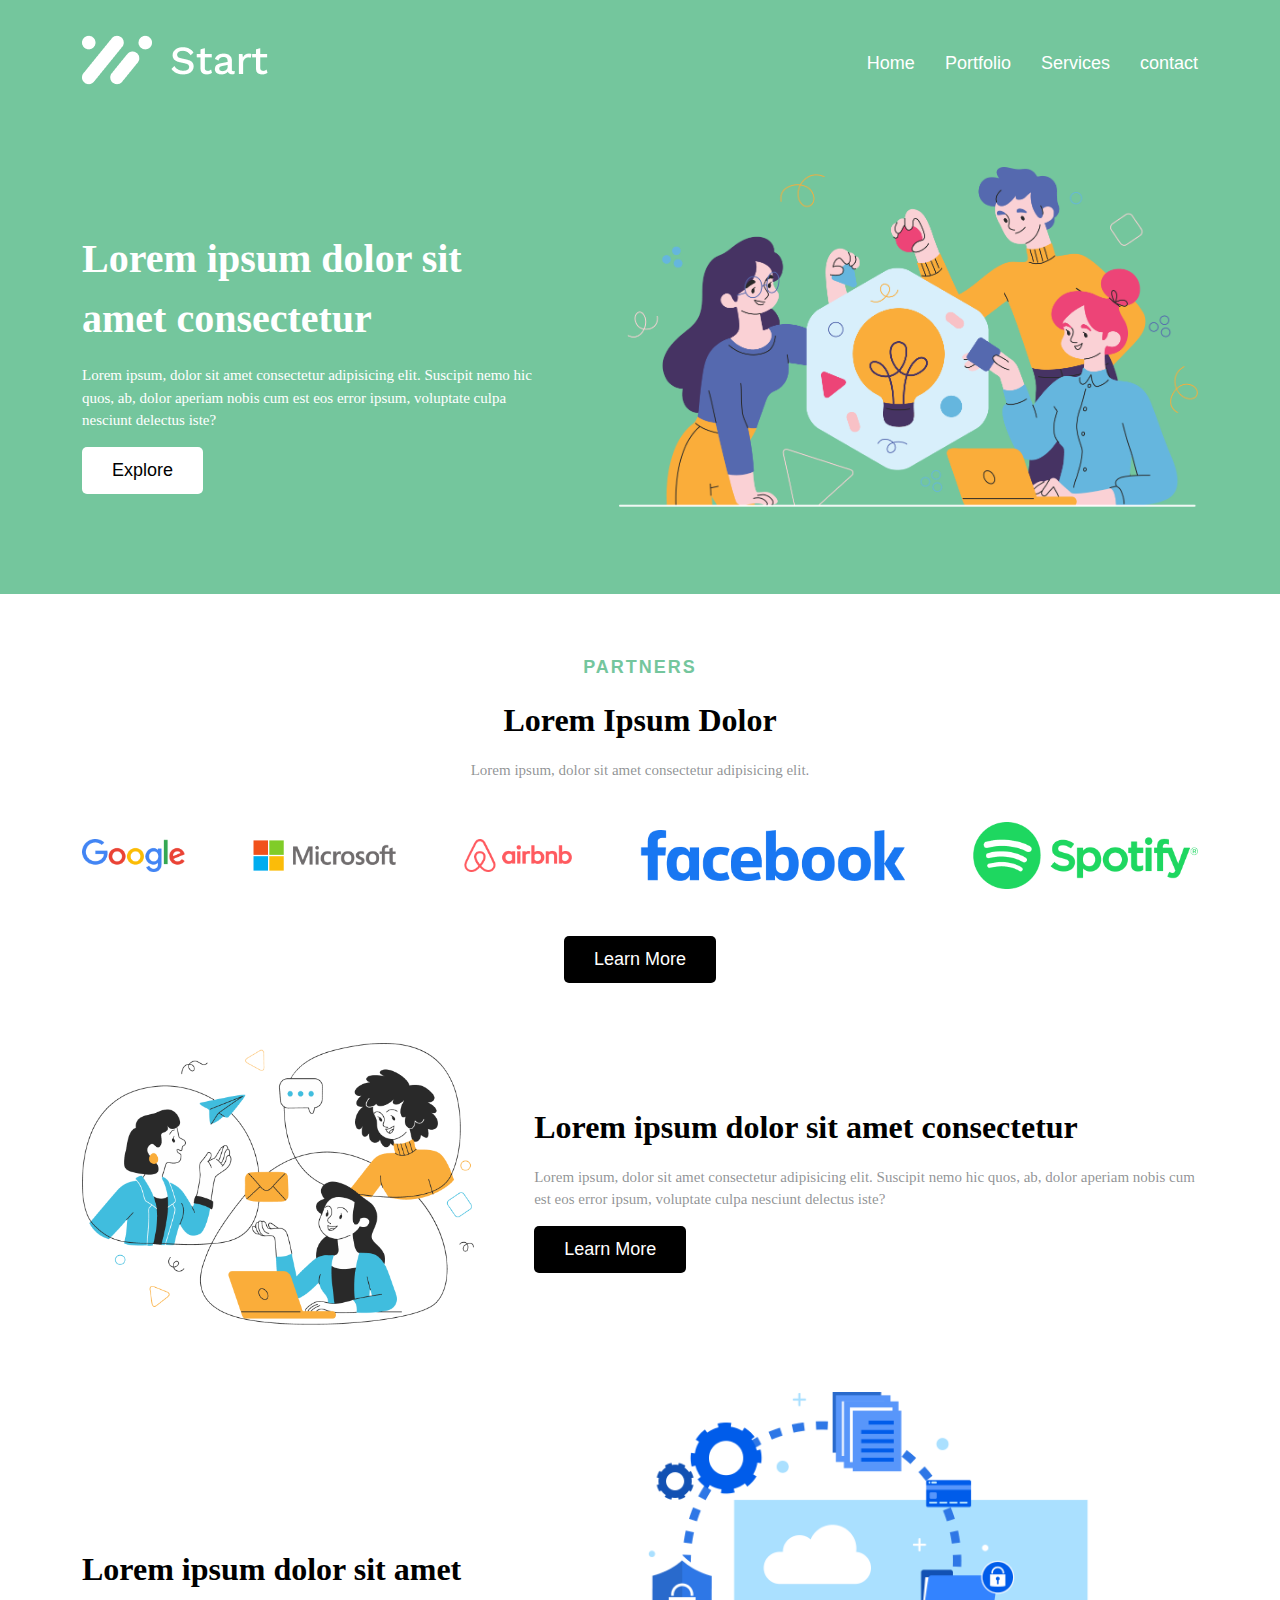
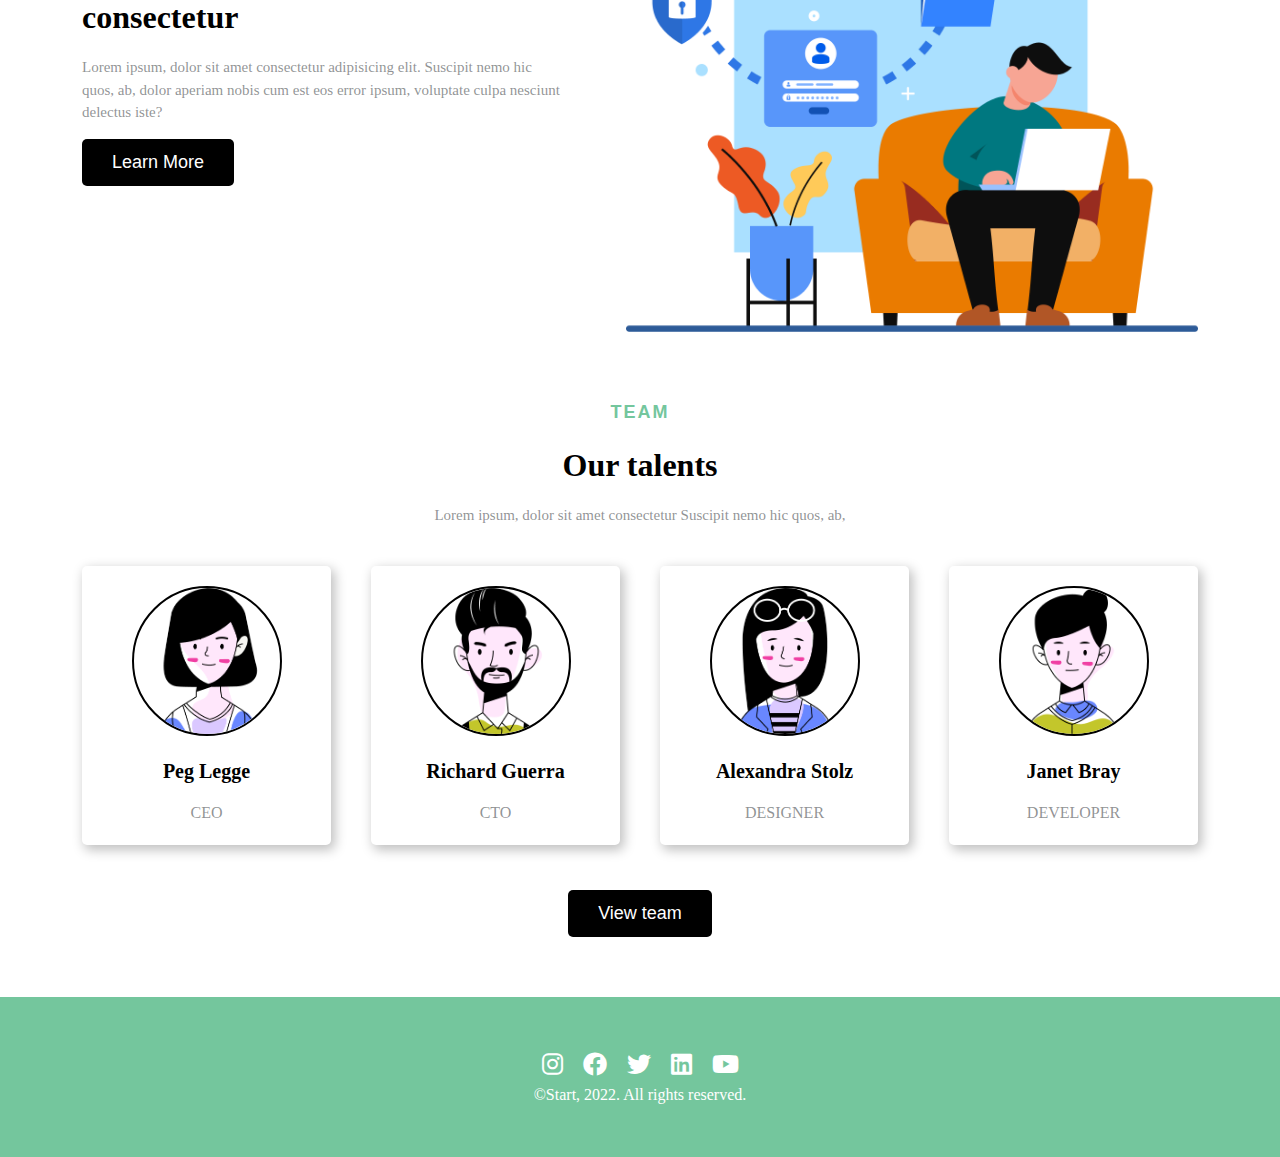
<file: Html and css/Assignment  6/index.html>
<!DOCTYPE html>
<html lang="en">
  <head>
    <meta charset="UTF-8" />
    <meta name="viewport" content="width=device-width, initial-scale=1.0" />
     <link href="https://cdnjs.cloudflare.com/ajax/libs/font-awesome/6.0.0-beta3/css/all.min.css" rel="stylesheet">
     <link rel="stylesheet" href="css/style.css">
     <link rel="stylesheet" href="css/mediaQuery.css">
    <title>Starup</title>
  </head>
  <body>
    <header class="header">
      <div class="container">
        <div class="head">
      <div class="logo">
        <img src="images/logo.png" alt="logo img" />
      </div>
      

      <nav>
        <ul class="headerLinks">
          <li><a href="#"> Home </a></li>
          <li><a href="#"> Portfolio </a></li>
          <li><a href="service.html"> Services </a></li>
          <li><a href="#"> contact </a></li>
        </ul>
      </nav>
      </div>
      </div>
    </header>

    <main>
      <!-- banner section -->
      <section class="banner">
        <div class="container">
          <div class="bannerContent">
            <div class="bannerText">
            <h4>Welcome</h4>
            <h1>Lorem ipsum dolor sit amet consectetur</h1>
            <p>
              Lorem ipsum, dolor sit amet consectetur adipisicing elit. Suscipit
              nemo hic quos, ab, dolor aperiam nobis cum est eos error ipsum,
              voluptate culpa nesciunt delectus iste?
            </p>
             
            <div class="exploreBtn">
              <a href="">Explore</a>
            </div>
            </div>

            <div class="bannerImage">
              <img src="images/banner.png" alt="">
            </div>
          </div>
        </div>
      </section>

      <!-- partners section -->

      <section class="partnerSection">
        <div class="container">
        <div class="partners">
          <div class="partnerText">
          <h4>Partners</h4>
          <h2>Lorem Ipsum Dolor</h2>
          <p>Lorem ipsum, dolor sit amet consectetur
adipisicing elit.</p>
</div>

<ul class="partnerImages">
  <li><img src="images/google.png" alt="Google"></li>
  <li><img src="images/microsoft.png" alt="microsoft"></li>
  <li><img src="images/airnb.png" alt="airnb"></li>
  <li><img src="images/facebook.png" alt="facebook"></li>
  <li><img src="images/spotify.png" alt="Spotify"></li>
</ul>

<div class="button">
  <a href="#">Learn More</a>
</div>

        </div>
        </div>
      </section>

      <!-- Blog 1 section -->

      <section class="blog">
        <div class="container">
          <div class="blogImage">
            <img src="images/blog1.png" alt="">
          </div>
          <div class="blogText">
            <h2>
              Lorem ipsum dolor sit amet consectetur 
            </h2>
            <p>
              Lorem ipsum, dolor sit amet consectetur adipisicing elit. Suscipit nemo hic quos, ab, dolor aperiam nobis cum est eos error ipsum, voluptate culpa nesciunt delectus iste?
            </p>
            <div class="button">
              <a href="#">Learn More</a>
            </div>
          </div>
        </div>
      </section>

      <!-- blog 2 section -->

      <section class="blog">
        <div class="container">
         
          <div class="blogImage">
            <img src="images/blog2.png" alt="">
          </div>
          <div class="blogText">
            <h2>
              Lorem ipsum dolor sit amet consectetur 
            </h2>
            <p>
              Lorem ipsum, dolor sit amet consectetur adipisicing elit. Suscipit nemo hic quos, ab, dolor aperiam nobis cum est eos error ipsum, voluptate culpa nesciunt delectus iste?
            </p>
            <div class="button">
              <a href="#">Learn More</a>
            </div>
          </div>
        </div>
      </section>

      <section class="team">
        <div class="container">
          <div class="teamText">
            <h4>team</h4>
            <h2>Our talents</h2>
            <p>
              Lorem ipsum, dolor sit amet consectetur
Suscipit nemo hic quos, ab,
            </p>
          </div>
        <div class="cardGrid">
          <div class="teamCard">
            <div class="teamImage">
              <img src="images/img1.png" alt="CEO">
            </div>
            <h5>Peg Legge</h5>
            <span>CEO</span>
        </div>
        <div class="teamCard">
            <div class="teamImage">
              <img src="images/img2.png" alt="CTO">
            </div>
            <h5>Richard Guerra</h5>
            <span>CTO</span>
        </div>
        <div class="teamCard">
            <div class="teamImage">
              <img src="images/img3.png" alt="DESIGNER">
            </div>
            <h5>Alexandra Stolz</h5>
            <span>DESIGNER</span>
        </div>
          <div class="teamCard">
            <div class="teamImage">
              <img src="images/img4.png" alt="DEVELOPER">
            </div>
            <h5>Janet Bray</h5>
            <span>DEVELOPER</span>

        </div>
        </div>

        <div class="button">
          <a href="#">View team</a>
        </div>
        </div>
      </section>
    </main>

    <!-- footer section -->
    <footer>
      <div class="container">
        <div class="footer">
          <ul class="socialIcons">
           <a href="https://www.instagram.com" target="_blank" class="social-icon"><i class="fab fa-instagram"></i></a>
        <a href="https://www.facebook.com" target="_blank" class="social-icon"><i class="fab fa-facebook"></i></a>
        <a href="https://www.twitter.com" target="_blank" class="social-icon"><i class="fab fa-twitter"></i></a>
        <a href="https://www.linkedin.com" target="_blank" class="social-icon"><i class="fab fa-linkedin"></i></a>
        <a href="https://www.youtube.com" target="_blank" class="social-icon"><i class="fab fa-youtube"></i></a>
      </div>
            
          </ul>
        <span class="footerText">&copy;Start, 2022. All rights reserved.</span> 
        </div>
      </div>
    </footer>
  </body>
</html>
</file>
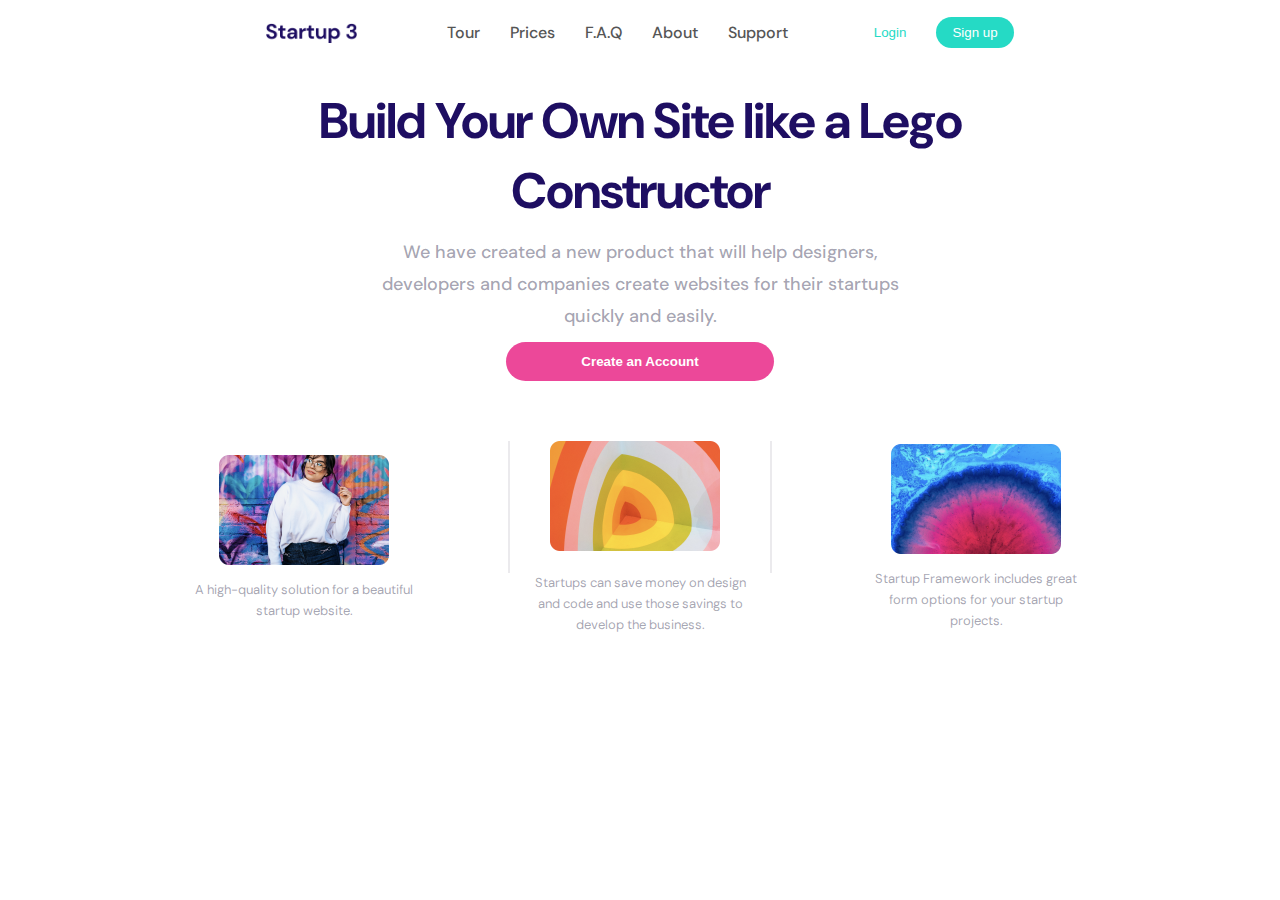
<file: Html and css/Assignment 1/index.html>
<!DOCTYPE html>
<html lang="en">
  <head>
    <meta charset="UTF-8" />
    <meta name="viewport" content="width=device-width, initial-scale=1.0" />
    <link rel="stylesheet" href="style.css" />

    <link rel="preconnect" href="https://fonts.googleapis.com" />
    <link rel="preconnect" href="https://fonts.gstatic.com" crossorigin />
    <link
      href="https://fonts.googleapis.com/css2?family=DM+Sans:ital,opsz,wght@0,9..40,100..1000;1,9..40,100..1000&display=swap"
      rel="stylesheet"
    />
    <title>startup 3</title>
  </head>
  <body>
    <div class="navbar">
      <header>
        <img src="logo.png" alt="logo" class="logo" />

        <nav>
          <ul>
            <li>Tour</li>
            <li>Prices</li>
            <li>F.A.Q</li>
            <li>About</li>
            <li>Support</li>
          </ul>
        </nav>
        <div class="buttons">
          <button class="login-btn">Login</button>
          <button class="signup-btn">Sign up</button>
        </div>
      </header>
    </div>

    <div class="main-container">
      <div class="text">
        <h1>Build Your Own Site like a Lego Constructor</h1>
        <p>
          We have created a new product that will help designers, developers and
          companies create websites for their startups quickly and easily.
        </p>
        <button class="create-account">Create an Account</button>
      </div>

      <div class="cards">
        <div class="card">
          <img src="img-1.png" alt="img-1" />
          <p>A high-quality solution for a beautiful startup website.</p>
        </div>
        <div class="card middle-card">
          <div class="middle-img">
            <img src="img-2.png" alt="img-2" />
          </div>
          <p>
            Startups can save money on design and code and use those savings to
            develop the business.
          </p>
        </div>
        <div class="card">
          <img src="img-3.png" alt="img-3" />
          <p>
            Startup Framework includes great form options for your startup
            projects.
          </p>
        </div>
      </div>
    </div>
  </body>
</html>
</file>
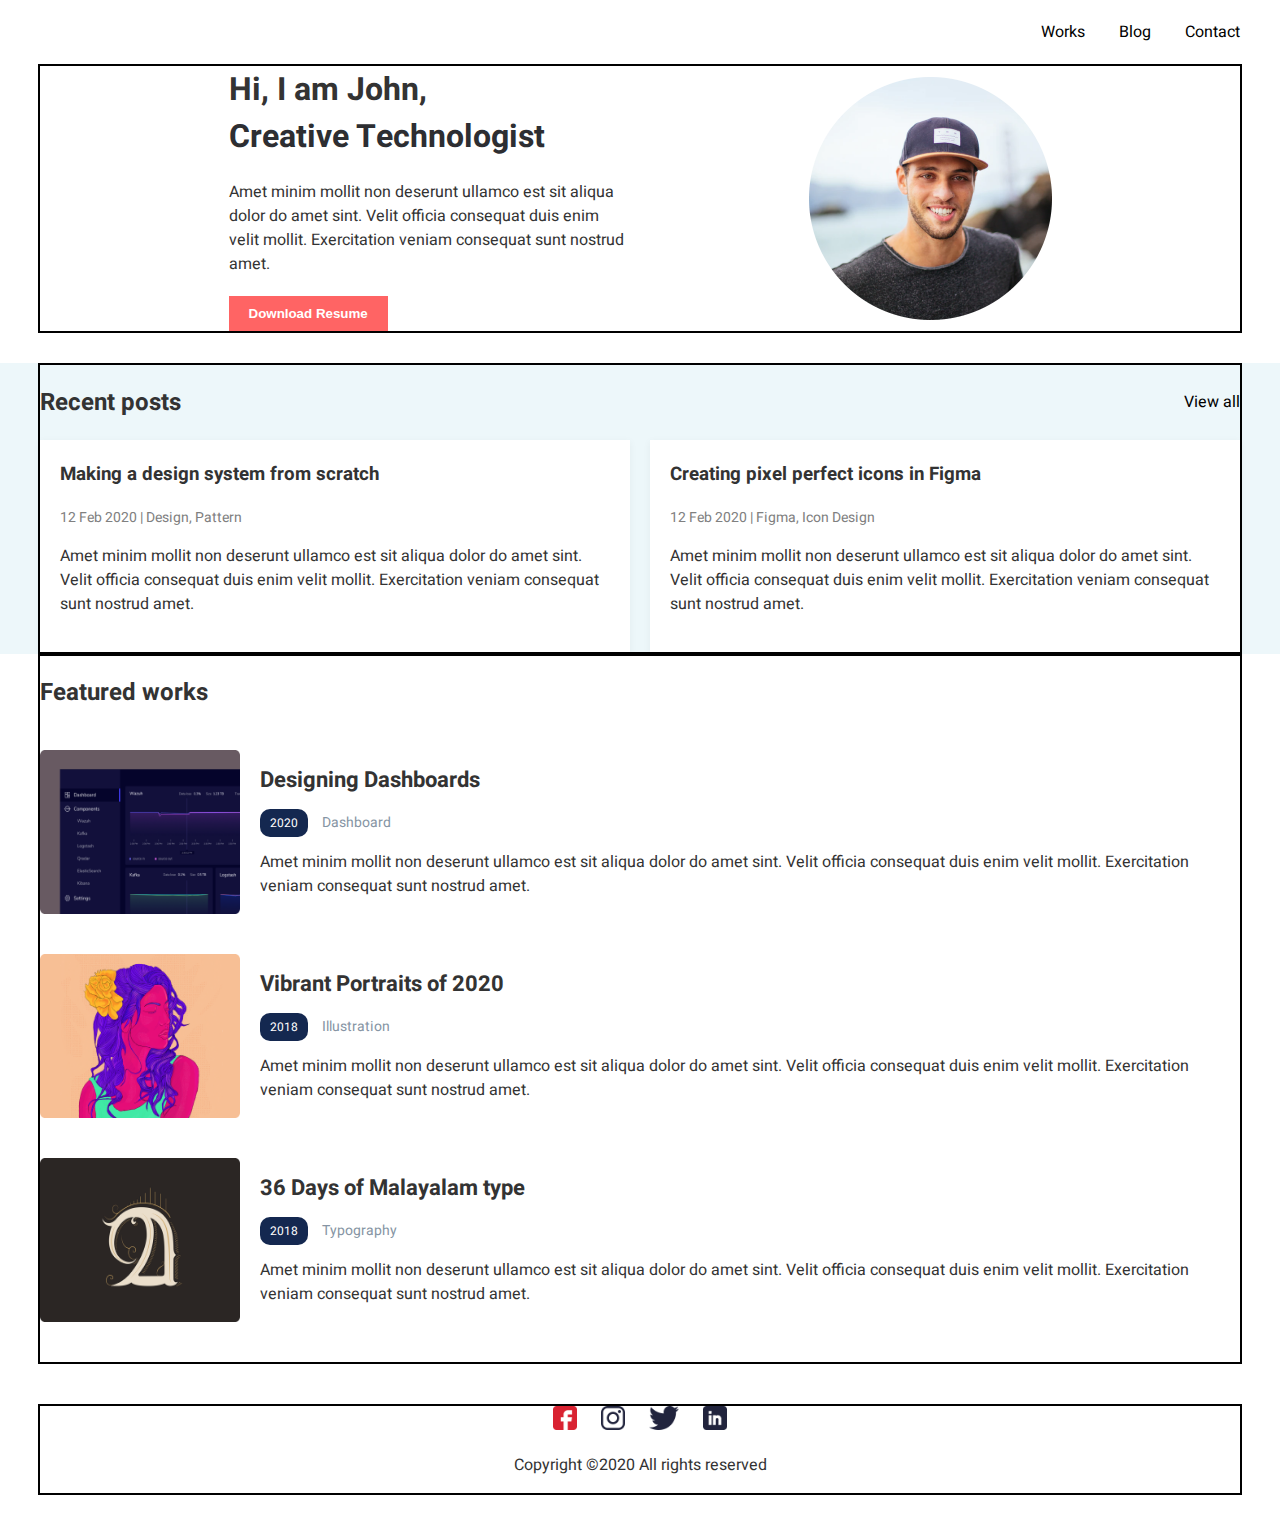
<file: Html and css/Assignment 2/index.html>
<!DOCTYPE html>
<html lang="en">
  <head>
    <meta charset="UTF-8" />
    <title>Portfolio</title>
    <link rel="stylesheet" href="static/css/styles.css" />
    
  </head>
  <body>
    <!-- Header -->
    <header>
      <nav>
        <div class="nav-links">
          <a href="#">Works</a>
          <a href="#">Blog</a>
          <a href="#">Contact</a>
        </div>
      </nav>
    </header>

    <!-- Banner -->
     <main>
    <section>
      <div class="container banner-content">
        <div class="banner-text">
          <h1>
            Hi, I am John,<br />
            <span>Creative Technologist</span>
          </h1>
          <p>
            Amet minim mollit non deserunt ullamco est sit aliqua dolor do
              amet sint. Velit officia consequat duis enim velit mollit.
              Exercitation veniam consequat sunt nostrud amet.
            </p>
          </p>
          <button class="download-btn">Download Resume</button>
        </div>
        <div>
          <img class="banner-img" src="static/images/profile.png" alt="John's Photo" />
        </div>
      </div>
    </section>


    <!-- Recent Posts -->
    <section class="recent-posts">
      <div class="container">
        <div class="posts-header">
          <h2>Recent posts</h2>
          <a href="#">View all</a>
        </div>
        <div class="posts-grid">
          <div class="post">
            <h3>Making a design system from scratch</h3>
            <p class="date">12 Feb 2020 | Design, Pattern</p>
            <p>
              Amet minim mollit non deserunt ullamco est sit aliqua dolor do
              amet sint. Velit officia consequat duis enim velit mollit.
              Exercitation veniam consequat sunt nostrud amet.
            </p>
          </div>
          <div class="post">
            <h3>Creating pixel perfect icons in Figma</h3>
            <p class="date">12 Feb 2020 | Figma, Icon Design</p>
            <p>
              Amet minim mollit non deserunt ullamco est sit aliqua dolor do
              amet sint. Velit officia consequat duis enim velit mollit.
              Exercitation veniam consequat sunt nostrud amet.
            </p>
            </p>
          </div>
        </div>
      </div>
    </section>

    <!-- Featured Works -->
    <section class="featured-works">
      <div class="container">
        <h2>Featured works</h2>

        <div class="work">
          <img src="static\images\dashboard.png" alt="Dashboard" />
          <div class="work-text">
            <h3>Designing Dashboards</h3>
            <span class="tag">2020</span>
            <span class="category">Dashboard</span>
            <p>
              Amet minim mollit non deserunt ullamco est sit aliqua dolor do
              amet sint. Velit officia consequat duis enim velit mollit.
              Exercitation veniam consequat sunt nostrud amet.
            </p>
          </div>
        </div>

        <div class="work">
          <img src="static/images/potraits.png" alt="Portraits" />
          <div class="work-text">
            <h3>Vibrant Portraits of 2020</h3>
            <span class="tag">2018</span>
            <span class="category">Illustration</span>
            <p>
              Amet minim mollit non deserunt ullamco est sit aliqua dolor do
              amet sint. Velit officia consequat duis enim velit mollit.
              Exercitation veniam consequat sunt nostrud amet.
            </p>
          </div>
        </div>

        <div class="work">
          <img src="static/images/typography.png" alt="Typography" />
          <div class="work-text">
            <h3>36 Days of Malayalam type</h3>
            <span class="tag">2018</span>
            <span class="category">Typography</span>
            <p>
              Amet minim mollit non deserunt ullamco est sit aliqua dolor do
              amet sint. Velit officia consequat duis enim velit mollit.
              Exercitation veniam consequat sunt nostrud amet.
            </p>
          </div>
        </div>
      </div>
    </section>
    </main>

    <!-- Footer -->
    <footer>
      <div class="container footer-content">
        <div class="social-icons">
          <a href="#"><img src="static/images/facebook.png" alt="FB" /></a>
          <a href="#"><img src="static/images/ig.png" alt="IG" /></a>
          <a href="#"><img src="static/images/twitter.png" alt="Twitter" /></a>
          <a href="#"
            ><img src="static/images/linkedin.png" alt="LinkedIn"
          /></a>
        </div>
        <p>Copyright ©2020 All rights reserved</p>
      </div>
    </footer>
  </body>
</html>
</file>
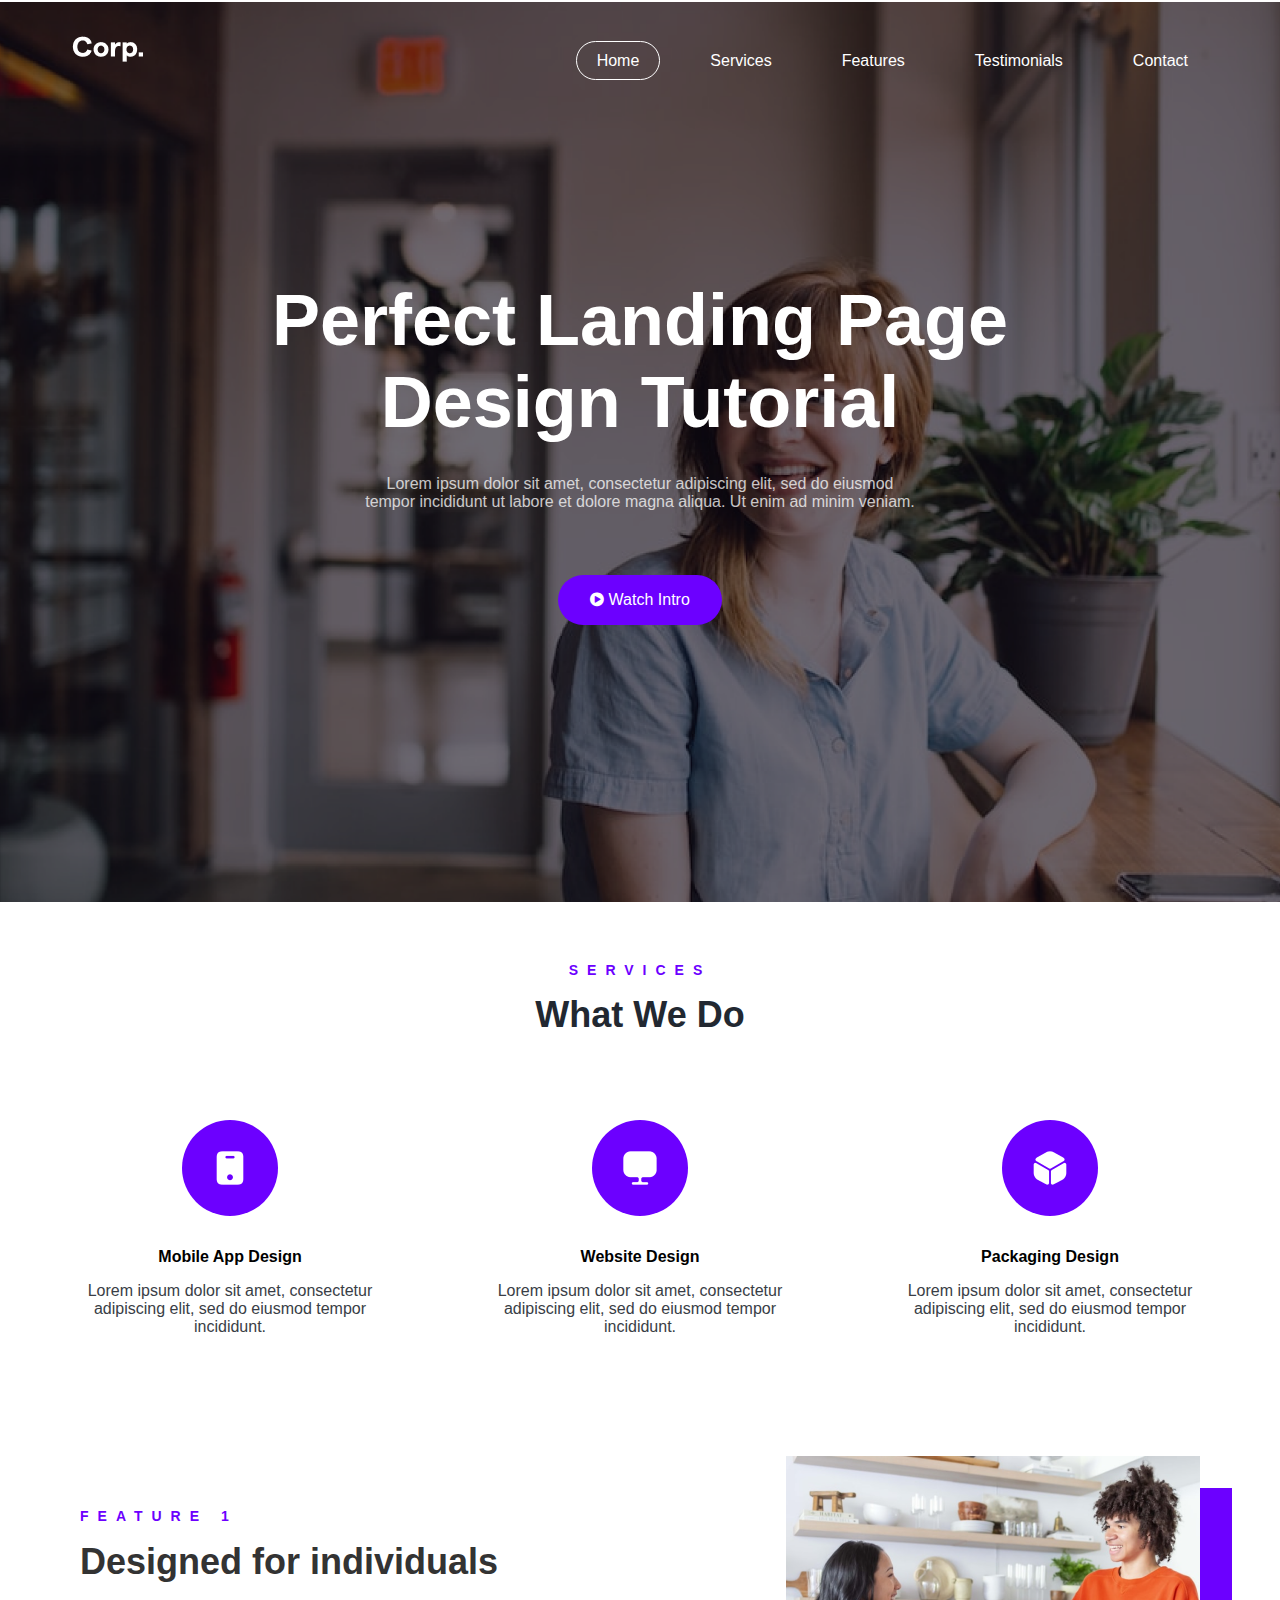
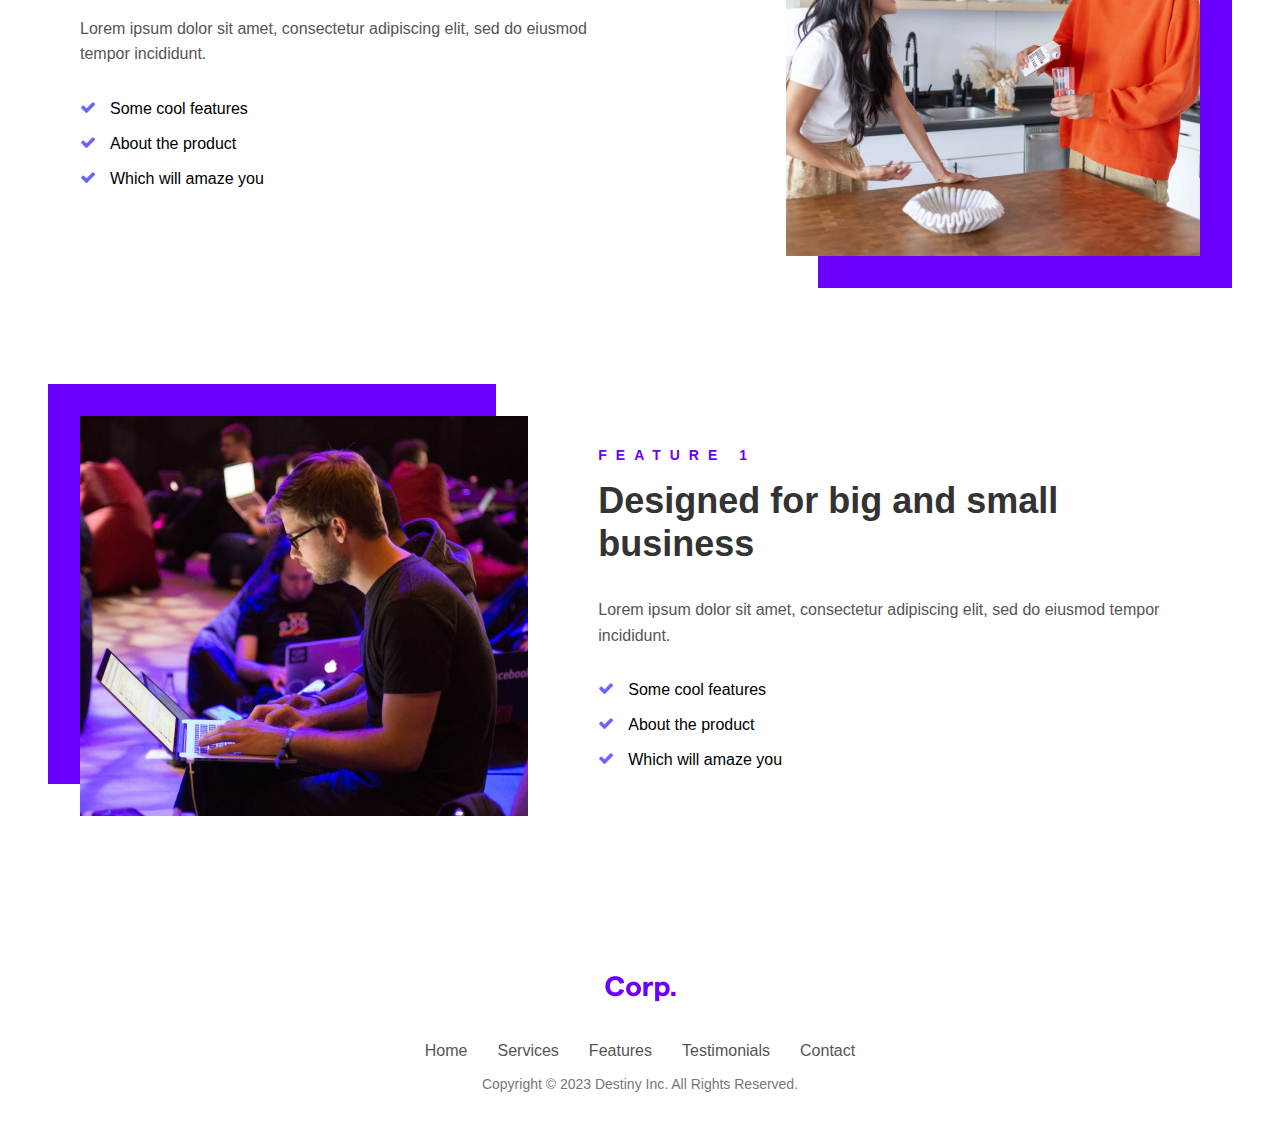
<file: Html and css/Assignment 3/index.html>
<!DOCTYPE html>
<html lang="en">
  <head>
    <meta charset="UTF-8" />
    <meta name="viewport" content="width=device-width, initial-scale=1.0" />
    <title>Assignment3</title>
    <link rel="stylesheet" href="css/styles.css" />
    <link
      rel="stylesheet"
      href="https://cdnjs.cloudflare.com/ajax/libs/font-awesome/4.7.0/css/font-awesome.min.css"
    />
  </head>
  <body>
    <header>
      <div class="container">
        <div class="head">
          <div class="logo">
           <a href="#"> <img src="images/logoWhite.png" alt="logo"></a>
          </div>
          <nav>
            <ul class="navLinks">
              <li><a class="activeClass" href="#">Home</a></li>
              <li><a href="#">Services</a></li>
              <li><a href="#">Features</a></li>
              <li><a href="#">Testimonials</a></li>
              <li><a href="#">Contact</a></li>
            </ul>
          </nav>
          </div>
      </div>
    </header>

    <section class="banner">
      <div class="container innerBanner">
        <h1>
          Perfect Landing Page <br/>
          Design Tutorial
        </h1>
        
          <p>
            Lorem ipsum dolor sit amet, consectetur adipiscing elit, sed do
            eiusmod <br>tempor incididunt ut labore et dolore magna aliqua. Ut enim
            ad minim veniam.
          </p>
       
        <div class="watchButton">
          <i class="fa fa-play-circle" aria-hidden="true"></i>
          <a href="#">Watch Intro</a>
        </div>
      </div>
    </section>

    <section class="services">
      <div class="container">
        <h3>SERVICES</h3>
        <h2>What We Do</h2>
        <div class="serviceGrid">
          <div class="serviceBox">
            <div class="iconCircle">
              <img src="images/mobile.png" alt="mobile design" />
            </div>
            <h4>Mobile App Design</h4>
            <div class="serviceDiscription">
              <p>
                Lorem ipsum dolor sit amet, consectetur adipiscing elit, sed do
                eiusmod tempor incididunt.
              </p>
            </div>
          </div>

          <div class="serviceBox">
            <div class="iconCircle">
              <img src="images/website.png" alt="website design" />
            </div>
            <h4>Website Design</h4>
            <div class="serviceDiscription">
              <p>
                Lorem ipsum dolor sit amet, consectetur adipiscing elit, sed do
                eiusmod tempor incididunt.
              </p>
            </div>
          </div>

          <div class="serviceBox">
            <div class="iconCircle">
              <img src="images/packaging.png" alt="packaging design" />
            </div>
            <h4>Packaging Design</h4>
            <div class="serviceDiscription">
              <p>
                Lorem ipsum dolor sit amet, consectetur adipiscing elit, sed do
                eiusmod tempor incididunt.
              </p>
            </div>
          </div>
        </div>
      </div>
    </section>
     <div class="features">
        <section class="featureSection">
            <div class="container">
                <div class="feature">
                    <div class="featureCard">
                        <h3>FEATURE 1</h3>
                        <h2 class="featureHeadingMain">Designed for individuals</h2>
                        <div class="featureText">
                            <p>
                                Lorem ipsum dolor sit amet, consectetur adipiscing elit, sed do
                                eiusmod tempor incididunt.
                            </p>
                        </div>
                        <ul class="featureList">
                            <li><i class="fa fa-check" style=color:#6c63ff aria-hidden="true"></i>Some cool features</li>
                            <li> <i class="fa fa-check" style=color:#6c63ff aria-hidden="true"></i>About the product</li>
                            <li><i class="fa fa-check" style=color:#6c63ff aria-hidden="true"></i> Which will amaze you</li>
                        </ul>
                    </div>
                    <div class="featureImage">
                        <img src="images/feature1.png" alt="feature1 image" />
                        <div class="imageBox"></div>
                    </div>
                </div>
            </div>
        </section>

        <section class="featureSection">
            <div class="container">
                <div class="feature featureReverse">
                    <div class="featureCard">
                        <h3>FEATURE 1</h3>
                        <h2 class="featureHeadingMain">Designed for big and small business</h2>
                        <div class="featureText">
                            <p>
                                Lorem ipsum dolor sit amet, consectetur adipiscing elit, sed do
                                eiusmod tempor incididunt.
                            </p>
                        </div>
                        <ul class="featureList">
                          <li><i class="fa fa-check" style=color:#6c63ff aria-hidden="true"></i>Some cool features</li>
                            <li> <i class="fa fa-check" style=color:#6c63ff aria-hidden="true"></i>About the product</li>
                            <li><i class="fa fa-check" style=color:#6c63ff aria-hidden="true"></i> Which will amaze you</li>
                        
                        </ul>
                    </div>
                    <div class="featureImage">
                        <img src="images/feature2.png" alt="feature2 image" />
                        <div class="imageBox"></div>
                    </div>
                </div>
            </div>
        </section>
    </div>

     <footer class="footer">
        <div class="container">
            <div class="footerContent">
                <div class="footerBrand">
                    <div class="logoImg"><img src="images/logo.png" alt=""></div>
                </div>
                <nav class="footerNav">
                    <ul>
                        <li><a href="#">Home</a></li>
                        <li><a href="#">Services</a></li>
                        <li><a href="#">Features</a></li>
                        <li><a href="#">Testimonials</a></li>
                        <li><a href="#">Contact</a></li>
                    </ul>
                </nav>
                <div class="footerCopyright">
                    <p>Copyright &copy; 2023 Destiny Inc. All Rights Reserved.</p>
                </div>
            </div>
        </div>
    </footer>

    </div>
  </body>
</html>
</file>
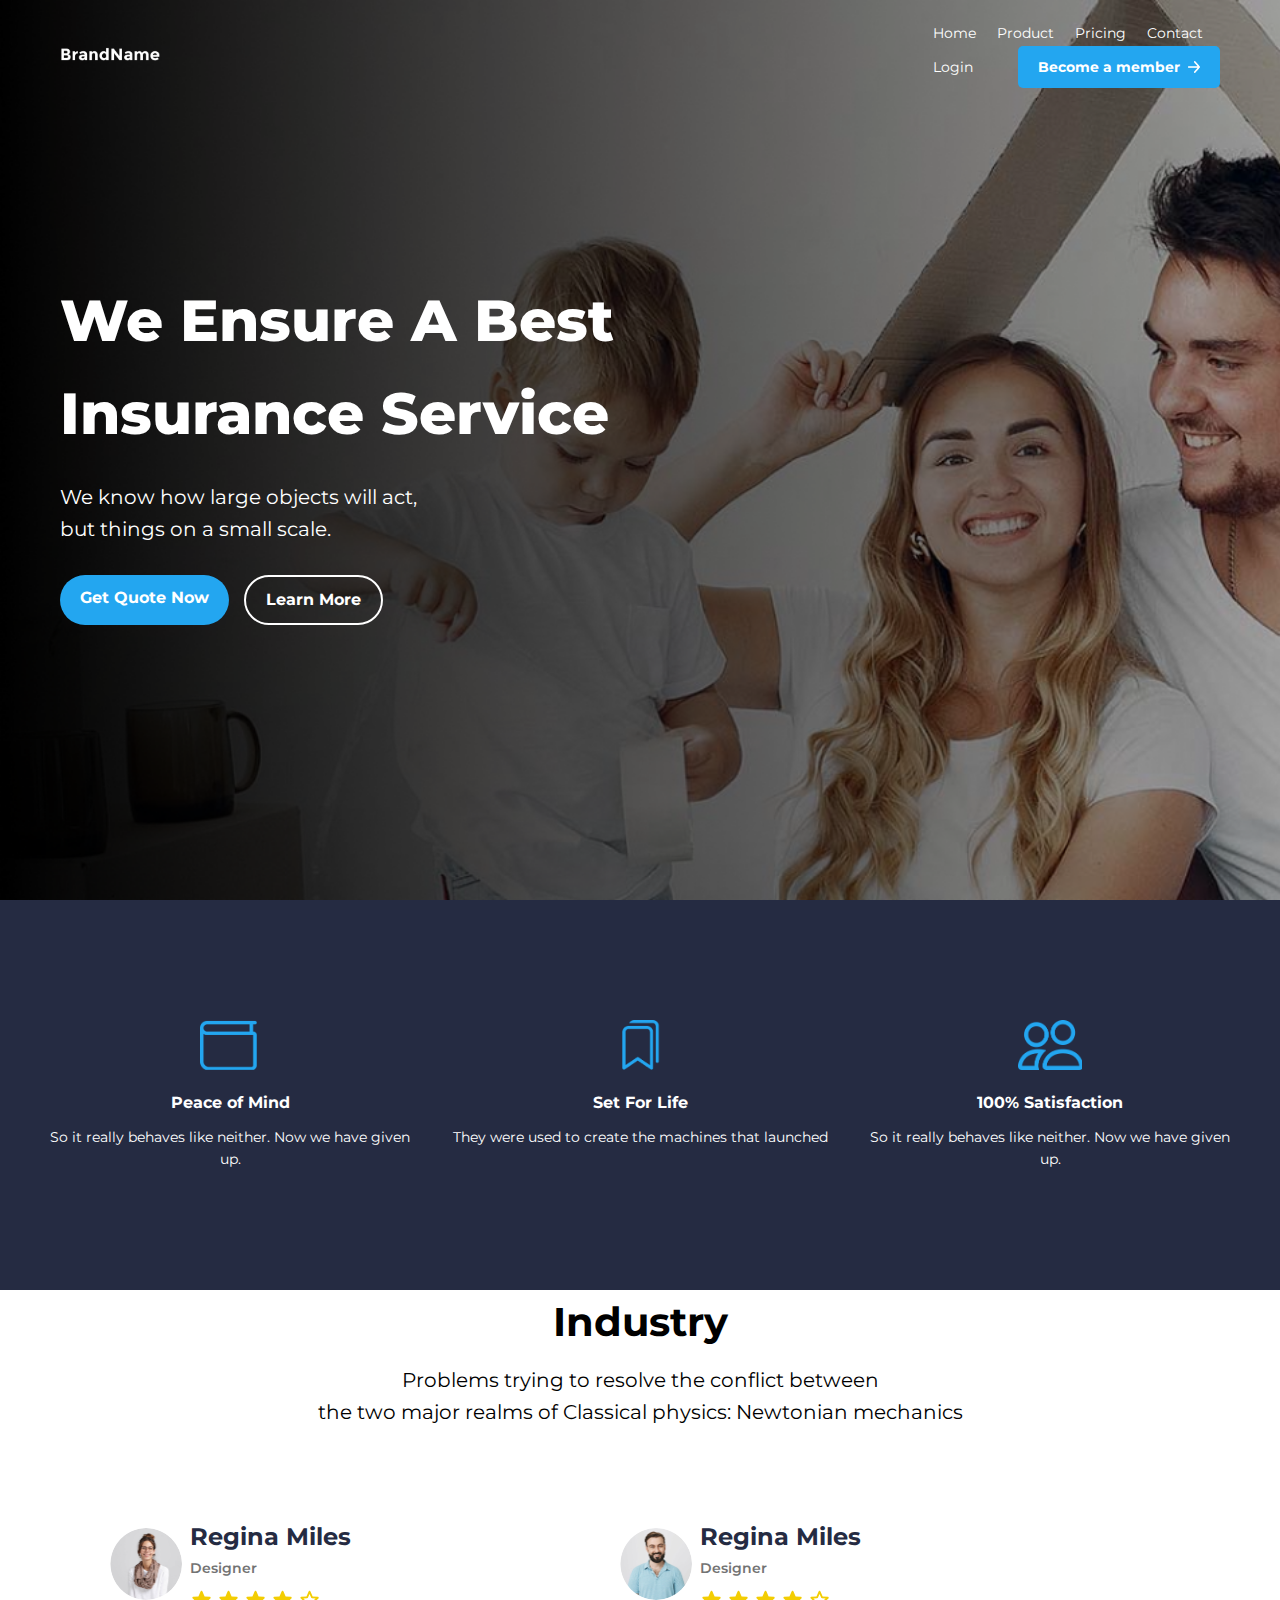
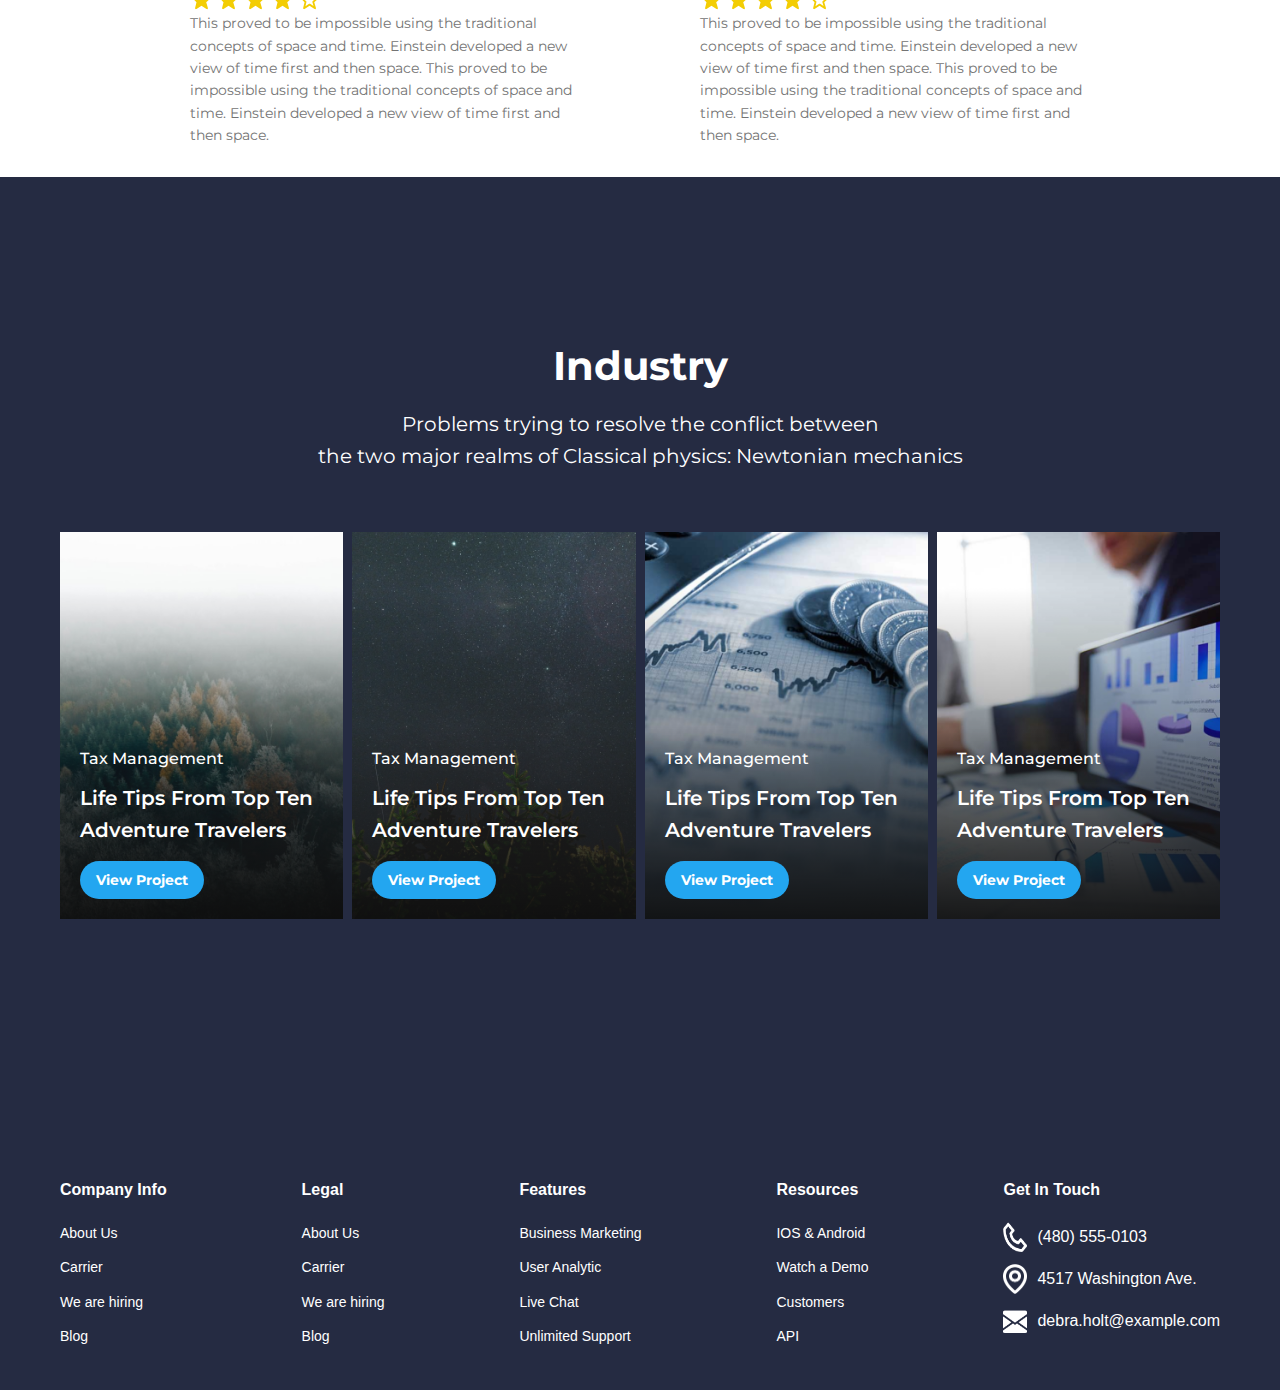
<file: Html and css/Assignment 4/index.html>
<!DOCTYPE html>
<html lang="en">
  <head>
    <meta charset="UTF-8" />
    <meta name="viewport" content="width=device-width, initial-scale=1.0" />
    <link rel="stylesheet" href="css/styles.css" />
    <title>Assignment 4</title>
  </head>
  <body>
    <header>
      <nav class="container navBar">
        <div class="logo">
          <img src="images/logo.png" alt="Brand Logo" class="logoImage" />
        </div>
        <div class="navContent">
          <ul class="navLinks">
            <li><a href="#">Home</a></li>
            <li><a href="#">Product</a></li>
            <li><a href="#">Pricing</a></li>
            <li><a href="#">Contact</a></li>
          </ul>
          <div class="navActions">
            <a href="#" class="loginLink">Login</a>
            <a href="#" class="btn becomeMemberBtn"
              >Become a member
              <img src="images/arrow.png" alt="arrow" />
            </a>
          </div>
        </div>
      </nav>
    </header>
    <!-- Banner Section -->
    <section class="bannerSection">
      <div class="container innerBanner">
        <div class="bannerContent">
          <h1>
            We Ensure A Best <br />
            Insurance Service
          </h1>
          <p>
            We know how large objects will act,<br />
            but things on a small scale.
          </p>
          <div class="bannerButtons">
            <a href="#" class="btn getQuoteBtn">Get Quote Now</a>
            <a href="#" class="btn learnMoreBtn">Learn More </a>
          </div>
        </div>
      </div>
    </section>

    <!-- Features Section -->
    <section class="featuresSection">
      <div class="container">
        <div class="featureBox">
          <img
            src="images/feature1.png"
            alt="Peace of Mind Icon"
            class="featureIcon"
          />
          <h3>Peace of Mind</h3>
          <p>So it really behaves like neither. Now we have given up.</p>
        </div>
        <div class="featureBox">
          <img
            src="images/feature2.png"
            alt="Set For Life Icon"
            class="featureIcon"
          />
          <h3>Set For Life</h3>
          <p>They were used to create the machines that launched</p>
        </div>
        <div class="featureBox">
          <img
            src="images/feature3.png"
            alt="100% Satisfaction Icon"
            class="featureIcon"
          />
          <h3>100% Satisfaction</h3>
          <p>So it really behaves like neither. Now we have given up.</p>
        </div>
      </div>
    </section>

    <!-- test Section -->
    <section class="testimonialSection">
      <div class="container">
        <div class="sectionTitle">
          <h2>Industry</h2>
          <p>
            Problems trying to resolve the conflict between<br />
            the two major realms of Classical physics: Newtonian mechanics
          </p>
        </div>

        <div class="testimonials">
          <div class="testimonialCard">
            <div class="testimonialInnerCard">
              <div class="testimonialHeader">
                <img
                  src="images/test1.png"
                  alt="Regina Miles"
                  class="testimonialImage"
                />
                <div>
                  <h3>Regina Miles</h3>
                  <p class="role">Designer</p>
                </div>
              </div>
              <div class="star">
                <img src="images/star.svg" alt="stars" />
              </div>
              <p class="testimonialText">
                This proved to be impossible using the traditional concepts of
                space and time. Einstein developed a new view of time first and
                then space. This proved to be impossible using the traditional
                concepts of space and time. Einstein developed a new view of
                time first and then space.
              </p>
            </div>
          </div>

          <div class="testimonialCard">
            <div class="testimonialInnerCard">
              <div class="testimonialHeader">
                <img
                  src="images/test2.png"
                  alt="Regina Miles"
                  class="testimonialImage"
                />
                <div>
                  <h3>Regina Miles</h3>
                  <p class="role">Designer</p>
                </div>
              </div>
              <div class="star">
                <img src="images/star.svg" alt="" />
              </div>
              <p>
                This proved to be impossible using the traditional concepts of
                space and time. Einstein developed a new view of time first and
                then space. This proved to be impossible using the traditional
                concepts of space and time. Einstein developed a new view of
                time first and then space.
              </p>
            </div>
          </div>
        </div>
      </div>
    </section>

    <!-- Industry Section -->
    <section class="industrySection2">
      <div class="container">
        <!-- Reusable Title -->
        <div class="sectionTitle">
          <h2>Industry</h2>
          <p>
            Problems trying to resolve the conflict between<br />
            the two major realms of Classical physics: Newtonian mechanics
          </p>
        </div>

        <!-- Card Grid -->
        <div class="cardGrid">
          <div class="industryCard">
            <img src="images/projectImage1.png" alt="Project Image 1" />
            <div class="cardContent">
              <h4>Tax Management</h4>
              <h3>Life Tips From Top Ten Adventure Travelers</h3>
              <a href="#" class="btnView">View Project</a>
            </div>
          </div>

          <div class="industryCard">
            <img src="images/projectImage2.png" alt="Project Image 2" />
            <div class="cardContent">
              <h4>Tax Management</h4>
              <h3>Life Tips From Top Ten Adventure Travelers</h3>
              <a href="#" class="btnView">View Project</a>
            </div>
          </div>

          <div class="industryCard">
            <img src="images/projectImage3.png" alt="Project Image 3" />
            <div class="cardContent">
              <h4>Tax Management</h4>
              <h3>Life Tips From Top Ten Adventure Travelers</h3>
              <a href="#" class="btnView">View Project</a>
            </div>
          </div>

          <div class="industryCard">
            <img src="images/projectImage4.png" alt="Project Image 4" />
            <div class="cardContent">
              <h4>Tax Management</h4>
              <h3>Life Tips From Top Ten Adventure Travelers</h3>
              <a href="#" class="btnView">View Project</a>
            </div>
          </div>
        </div>
      </div>
    </section>

    <!-- Footer Section -->
    <footer class="footerSection">
      <div class="container">
        <div class="footerLinks">
          <div class="footerColumn">
            <h4>Company Info</h4>
            <ul>
              <li><a href="#">About Us</a></li>
              <li><a href="#">Carrier</a></li>
              <li><a href="#">We are hiring</a></li>
              <li><a href="#">Blog</a></li>
            </ul>
          </div>

          <div class="footerColumn">
            <h4>Legal</h4>
            <ul>
              <li><a href="#">About Us</a></li>
              <li><a href="#">Carrier</a></li>
              <li><a href="#">We are hiring</a></li>
              <li><a href="#">Blog</a></li>
            </ul>
          </div>

          <div class="footerColumn">
            <h4>Features</h4>
            <ul>
              <li><a href="#">Business Marketing</a></li>
              <li><a href="#">User Analytic</a></li>
              <li><a href="#">Live Chat</a></li>
              <li><a href="#">Unlimited Support</a></li>
            </ul>
          </div>

          <div class="footerColumn">
            <h4>Resources</h4>
            <ul>
              <li><a href="#">IOS & Android</a></li>
              <li><a href="#">Watch a Demo</a></li>
              <li><a href="#">Customers</a></li>
              <li><a href="#">API</a></li>
            </ul>
          </div>

          <div class="footerColumn">
            <h4>Get In Touch</h4>
            <ul class="contactList">
              <li>
                <img src="images/call.png" alt="Phone Icon" class="iconImage" />
                (480) 555-0103
              </li>
              <li>
                <img
                  src="images/map.png"
                  alt="Location Icon"
                  class="iconImage"
                />
                4517 Washington Ave.
              </li>
              <li>
                <img src="images/mail.png" alt="Email Icon" class="iconImage" />
                debra.holt@example.com
              </li>
            </ul>
          </div>
        </div>

        <!-- <div class="footerBottom">
      <p>Made With Love By Figmaland All Right Reserved</p>
      <div class="socialIcons">
        <a href="#"><img src="images/facebook-icon.png" alt="Facebook" class="iconImage" /></a>
        <a href="#"><img src="images/twitter-icon.png" alt="Twitter" class="iconImage" /></a>
        <a href="#"><img src="images/instagram-icon.png" alt="Instagram" class="iconImage" /></a>
      </div>
    </div> -->
      </div>
    </footer>
  </body>
</html>
</file>
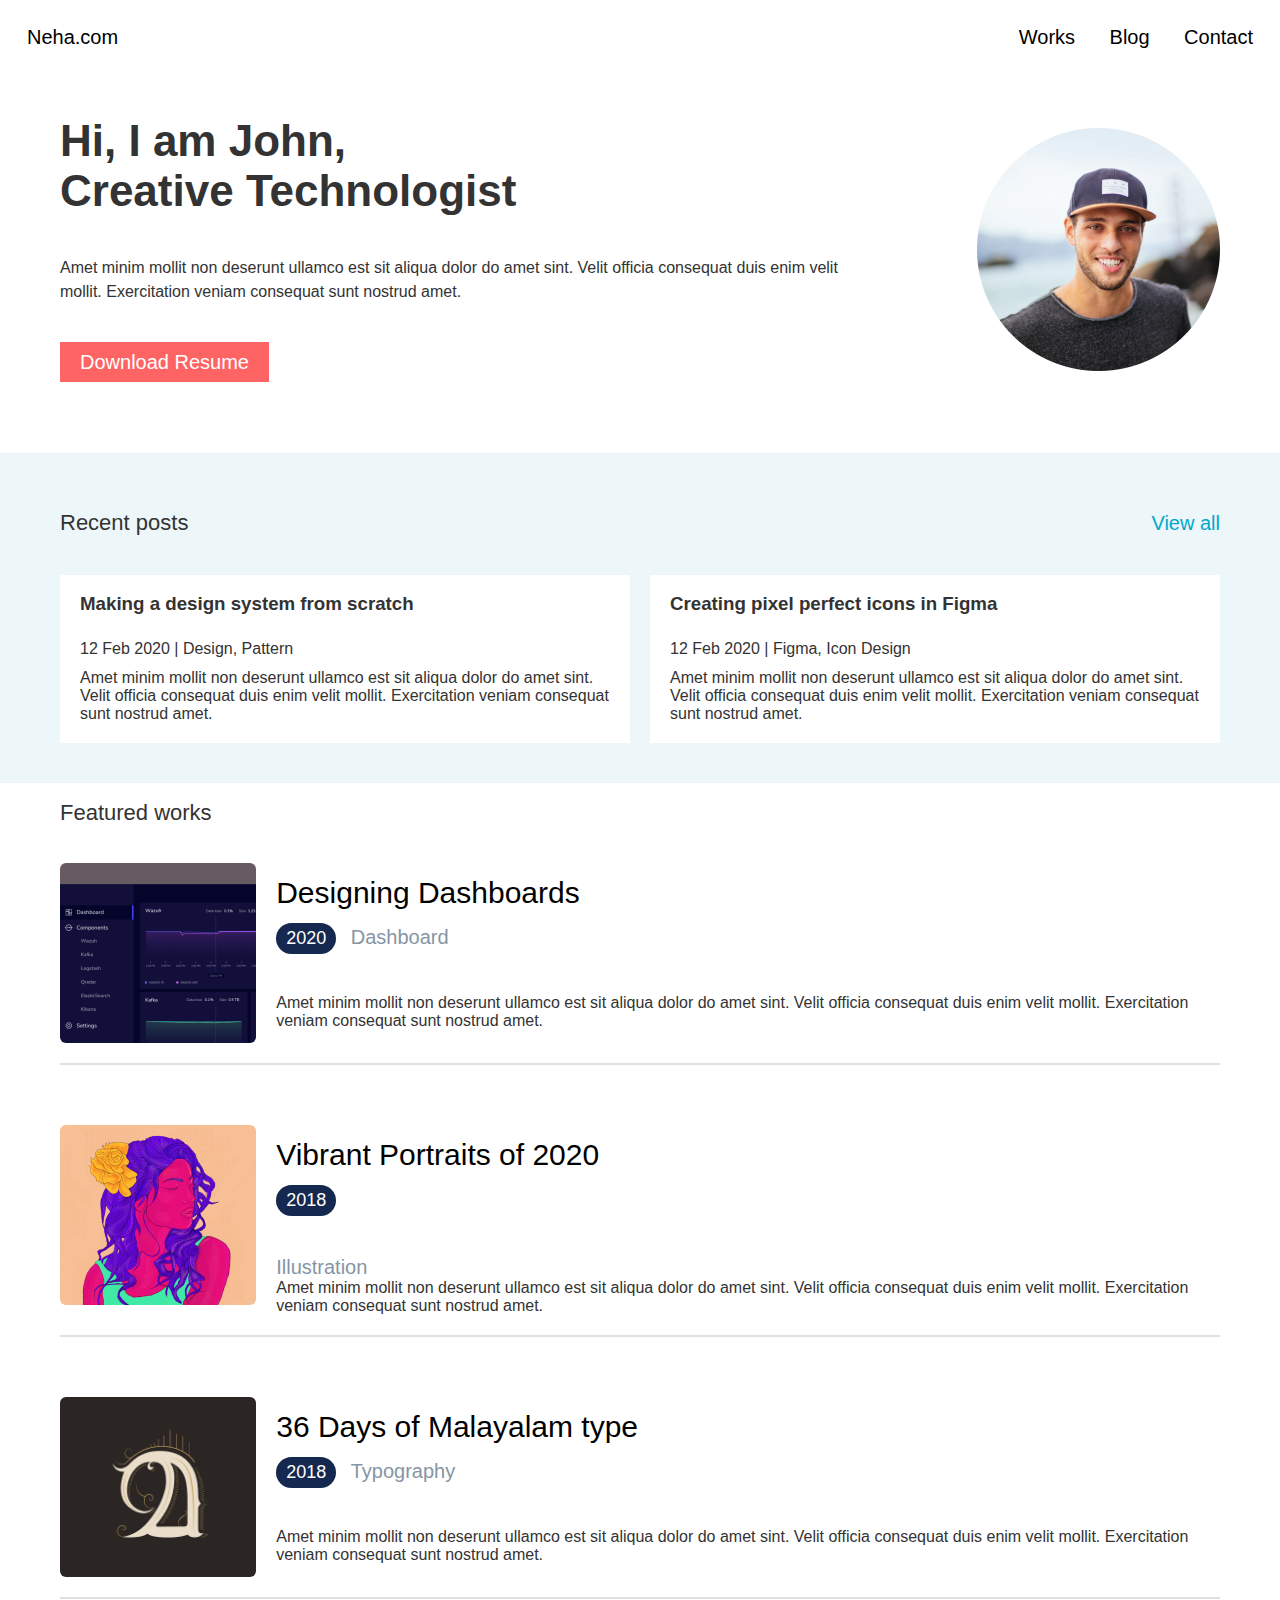
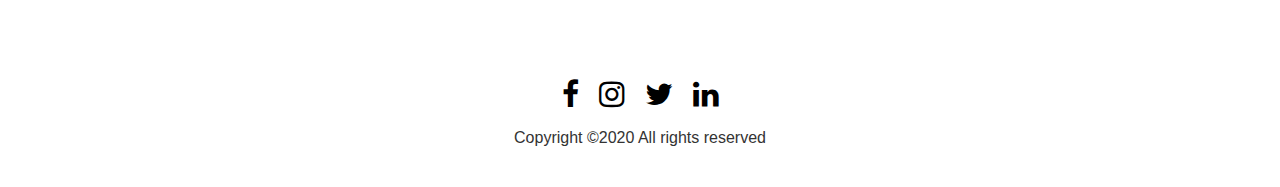
<file: Html and css/Assignment 5/index.html>
<!DOCTYPE html>
<html lang="en">
  <head>
    <meta charset="UTF-8" />
    <title>Portfolio</title>
    <link rel="stylesheet" href="css/styles.css" />
    <link rel="stylesheet" href="https://cdnjs.cloudflare.com/ajax/libs/font-awesome/4.7.0/css/font-awesome.min.css">
    <link rel="stylesheet" href="css/mediaQuery.css">


    
  </head>
  <body>
    <!-- Header -->
    <header >
     <div class="logo">
      <a href="#">Neha.com</a>
     </div>
      <nav>
        <div class="navLinks">
          <a href="#">Works</a>
          <a href="#">Blog</a>
          <a href="#">Contact</a>
        </div>
      </nav>
    </header>

    <!-- Banner -->
     <main>
    <section>
      <div class="container bannerContent">

        <div class="bannerText">
          <h1>
            Hi, I am John,<br>
            Creative Technologist
          </h1>
          <p>
            Amet minim mollit non deserunt ullamco est sit aliqua dolor do
              amet sint. Velit officia consequat duis enim velit mollit.
              Exercitation veniam consequat sunt nostrud amet.
            </p>
          <div class="btn">
          <a class="downloadBtn">Download Resume</a>
          </div>
          
        </div>

        <div>
          <img class="bannerImg" src="images/profile.png" alt="John's Photo" />
        </div>
      </div>
    </section>


    <!-- Recent Posts -->
    <section class="recentPosts">
      <div class="container">
        <div class="postsHeader">
          <h4>Recent posts</h4>
          <a href="#">View all</a>
        </div>
        <div class="postsGrid">
          <div class="post">
            <h3>Making a design system from scratch</h3>
            <p class="date">12 Feb 2020  |  Design, Pattern</p>
            <p>
              Amet minim mollit non deserunt ullamco est sit aliqua dolor do
              amet sint. Velit officia consequat duis enim velit mollit.
              Exercitation veniam consequat sunt nostrud amet.
            </p>
          </div>
          <div class="post">
            <h3>Creating pixel perfect icons in Figma</h3>
            <p class="date">12 Feb 2020  |  Figma, Icon Design</p>
            <p>
              Amet minim mollit non deserunt ullamco est sit aliqua dolor do
              amet sint. Velit officia consequat duis enim velit mollit.
              Exercitation veniam consequat sunt nostrud amet.
            </p>
            </p>
          </div>
        </div>
      </div>
    </section>

    <!-- Featured Works -->
    <section class="featuredWorks">
      <div class="container">
        <h4>Featured works</h4>

        <ul class="works">

        <li class="work">
          <div class="workImage">
          <img src="images\dashboard.png" alt="Dashboard" />
          </div>
          <div class="workText">
            <a href="#">Designing Dashboards</a>
            <div class="subText">
            <span class="tag">2020</span>
            <span class="category">Dashboard</span>
            </div>
            <p>
              Amet minim mollit non deserunt ullamco est sit aliqua dolor do
              amet sint. Velit officia consequat duis enim velit mollit.
              Exercitation veniam consequat sunt nostrud amet.
            </p>
          </div>
        </li>
        

        <li class="work">
          <div class="workImage">
          <img src="images/potraits.png" alt="Portraits" />
          </div>
          <div class="workText">

            <a href="#">Vibrant Portraits of 2020</a>
            <div class="subText">
            <span class="tag">2018</span>
            </div>
            <span class="category">Illustration</span>
            <p>
              Amet minim mollit non deserunt ullamco est sit aliqua dolor do
              amet sint. Velit officia consequat duis enim velit mollit.
              Exercitation veniam consequat sunt nostrud amet.
            </p>
          </div>
        </li>
        



        <li class="work">
          <div class="workImage">
          <img src="images/typography.png" alt="Typography" />
          </div>
          <div class="workText">
            
            <a href="#">36 Days of Malayalam type</a>
            <div class="subText">
            <span class="tag">2018</span>
            <span class="category">Typography</span>
            </div>
            <p>
              Amet minim mollit non deserunt ullamco est sit aliqua dolor do
              amet sint. Velit officia consequat duis enim velit mollit.
              Exercitation veniam consequat sunt nostrud amet.
            </p>
          </div>
        
        </li>
      
        </ul>
      </div>
    </section>
    </main>

    <!-- Footer -->
    <footer>
      <div class="container footerContent">
        <div class="socialIcons">
          <a href="#"><i class="fa fa-brands fa-facebook-f"></i></a>
          <a href="#"><i class="fa fa-brands fa-instagram"></i></a>
          <a href="#"><i class="fa fa-brands fa-twitter"></i></a>
          <a href="#"> <i class="fa fa-brands fa-linkedin"></i></a>
        </div>
        <p>Copyright ©2020 All rights reserved</p>
      </div>
    </footer>
  </body>
</html>
</file>
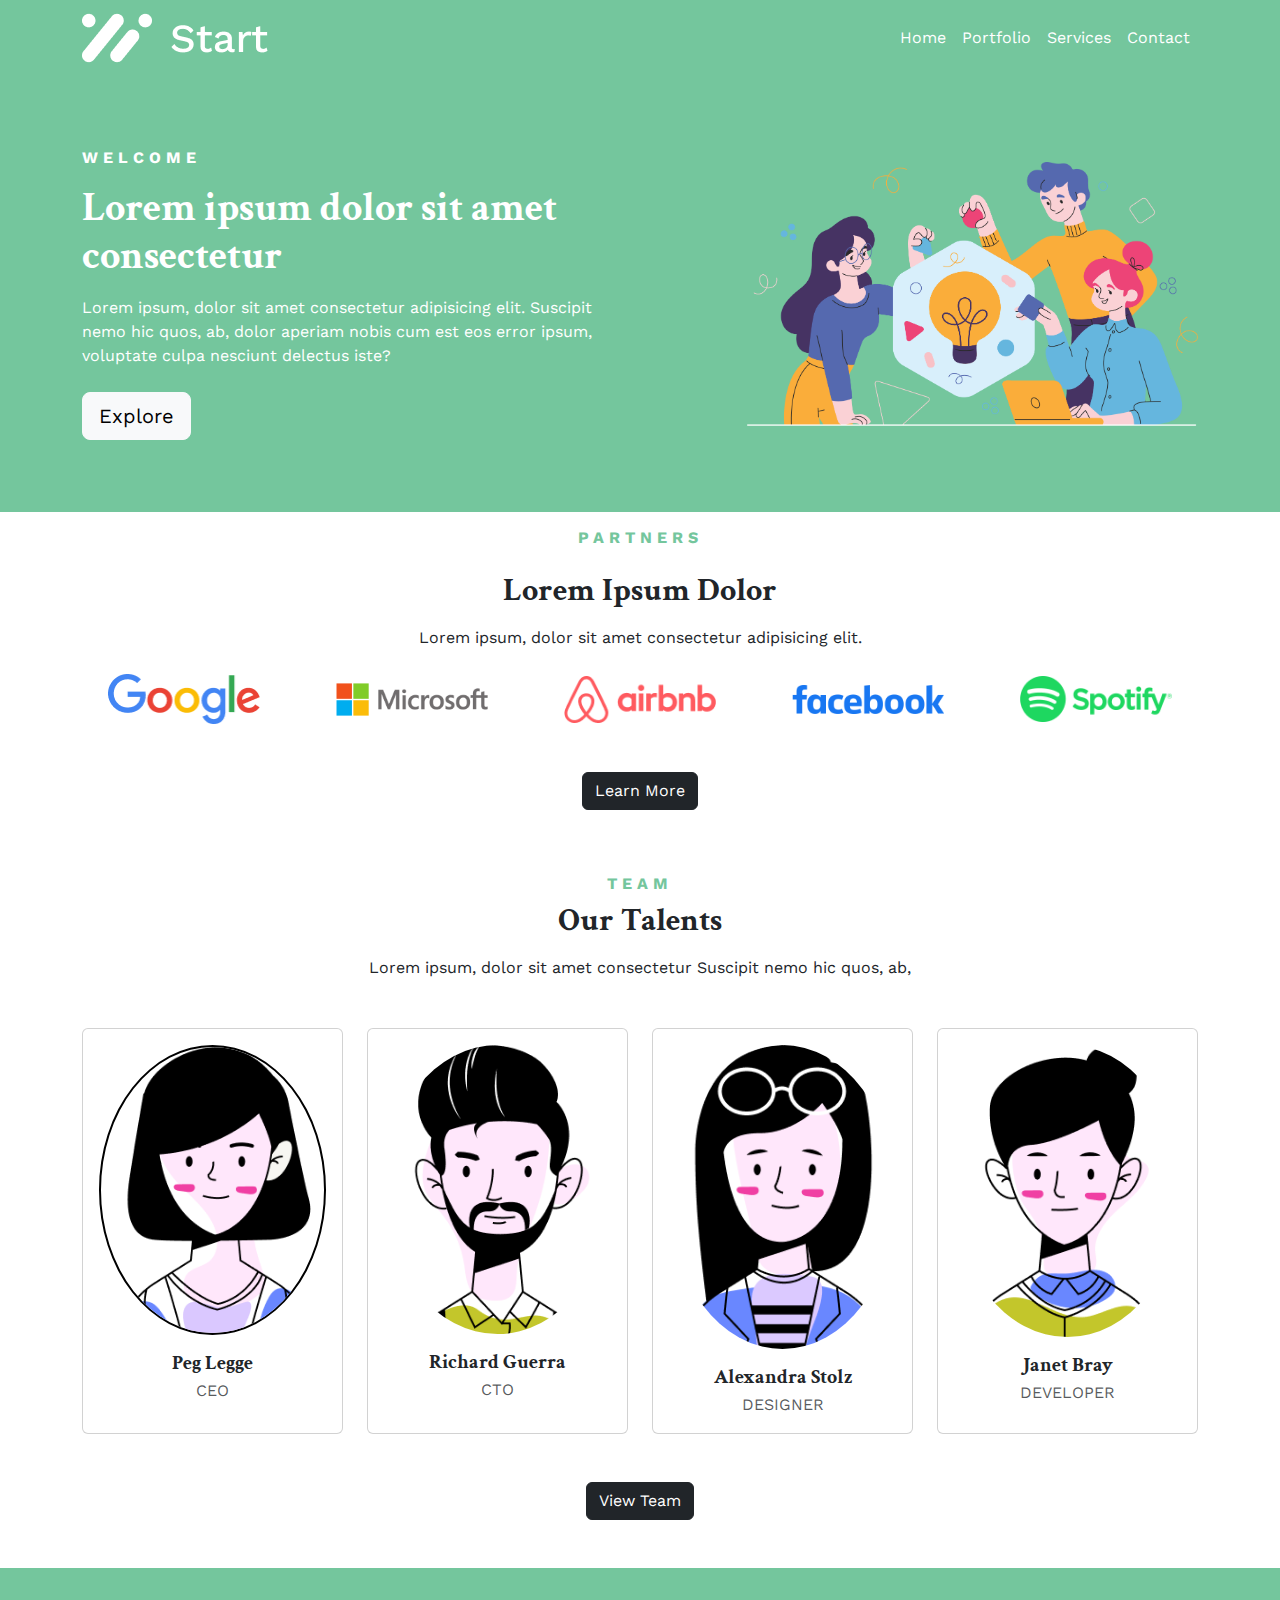
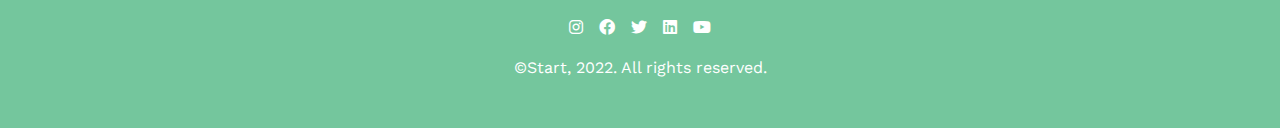
<file: Html and css/Assignment7/index.html>
<!DOCTYPE html>
<html lang="en">

<head>
    <meta charset="UTF-8" />
    <meta name="viewport" content="width=device-width, initial-scale=1.0" />
    <title>Startup</title>
    <link href="https://cdn.jsdelivr.net/npm/bootstrap@5.3.3/dist/css/bootstrap.min.css" rel="stylesheet"
        integrity="sha384-QWTKZyjpPEjISv5WaRU9OFeRpok6YctnYmDr5pNlyT2bRjXh0JMhjY6hW+ALEwIH" crossorigin="anonymous">
    <link href="https://cdnjs.cloudflare.com/ajax/libs/font-awesome/6.0.0-beta3/css/all.min.css" rel="stylesheet">
    <link rel="preconnect" href="https://fonts.googleapis.com">
    <link rel="preconnect" href="https://fonts.gstatic.com" crossorigin>
    <link
        href="https://fonts.googleapis.com/css2?family=Crimson+Text:wght@400;700&family=Work+Sans:wght@400;700&display=swap"
        rel="stylesheet">
    <link rel="stylesheet" href="css/style.css">

</head>

<body>

    <header class="header">
        <nav class="navbar navbar-dark navbar-expand-lg bg-green">
            <div class="container">
                <a class="navbar-brand logo" href="#">
                    <img src="images/logo.png" alt="logo img" class="img-fluid" />
                </a>
                <button class="navbar-toggler " type="button" data-bs-toggle="collapse" data-bs-target="#navbarNav"
                    aria-controls="navbarNav" aria-expanded="false" aria-label="Toggle navigation">
                    <span class="navbar-toggler-icon "></span>
                </button>
                <div class="collapse navbar-collapse justify-content-lg-end" id="navbarNav">
                    <ul class="navbar-nav headerLinks">
                        <li class="nav-item">
                            <a class="nav-link active text-white" aria-current="page" href="#">Home</a>
                        </li>
                        <li class="nav-item">
                            <a class="nav-link text-white" href="#">Portfolio</a>
                        </li>
                        <li class="nav-item">
                            <a class="nav-link text-white" href="service.html">Services</a>
                        </li>
                        <li class="nav-item">
                            <a class="nav-link text-white" href="#">Contact</a>
                        </li>
                    </ul>
                </div>
            </div>
        </nav>
    </header>

    <main>
        <section class="banner py-5 bg-green">
            <div class="container">
                <div
                    class="row justify-content-between g-4 py-5 py-lg-4 align-items-center flex-column-reverse flex-lg-row">
                    <div class="col-lg-6 text-center text-lg-start">
                        <h4 class="mb-3 text-white">Welcome</h4>
                        <h1 class="mb-3 text-white">Lorem ipsum dolor sit amet consectetur</h1>
                        <p class="mb-4 text-white">
                            Lorem ipsum, dolor sit amet consectetur adipisicing elit. Suscipit
                            nemo hic quos, ab, dolor aperiam nobis cum est eos error ipsum,
                            voluptate culpa nesciunt delectus iste?
                        </p>
                        <a class="btn btn-light btn-lg " href="#">Explore</a>
                    </div>
                    <div class="col-lg-5 text-center text-lg-end">
                        <img src="images/banner.png" alt="Banner Image" class="img-fluid">
                    </div>
                </div>
            </div>
        </section>

        <section class="partnerSection py-3">
            <div class="container">
                <div class="text-center">
                    <div class="partnerText mb-4">
                        <h4 class="mb-4">Partners</h4>
                        <h2 class="mb-3">Lorem Ipsum Dolor</h2>
                        <p class="mb-4">Lorem ipsum, dolor sit amet consectetur adipisicing elit.</p>
                    </div>


                    <div
                        class="row row-cols-1  d-flex justify-content-center align-items-center g-4 mb-5 row-cols-lg-5 ">
                        <div class="col">
                            <img class="partnerImage" src="images/google.png" alt="Google">
                        </div>
                        <div class="col">
                            <img class="partnerImage" src="images/microsoft.png" alt="Google">
                        </div>
                        <div class="col">
                            <img class="partnerImage" src="images/airnb.png" alt="Google">
                        </div>
                        <div class="col">
                            <img class="partnerImage" src="images/facebook.png" alt="Google">
                        </div>
                        <div class="col">
                            <img class="partnerImage" src="images/spotify.png" alt="Google">
                        </div>

                    </div>


                    <a class="btn btn-dark" href="#">Learn More</a>

                </div>
            </div>
        </section>

        <section class="team py-5">
            <div class="container">
                <div class="text-center mb-5">
                    <h4 class="mb-2">Team</h4>
                    <h2 class="mb-3">Our Talents</h2>
                    <p class="mb-4">
                        Lorem ipsum, dolor sit amet consectetur
                        Suscipit nemo hic quos, ab,
                    </p>
                </div>

                <div class="row row-cols-1 row-cols-md-2 row-cols-lg-4 g-4 mb-5">
                    <div class="col">
                        <div class="card h-100 p-3 text-center">
                            <div class="mx-auto mb-3 teamImage">
                                <img src="images/img1.png" alt="CEO" class="img-fluid rounded-circle">
                            </div>
                            <div class="card-body p-0">
                                <h5 class="card-title mb-1">Peg Legge</h5>
                                <span class="d-block text-muted">CEO</span>
                            </div>
                        </div>
                    </div>
                    <div class="col">
                        <div class="card h-100 p-3 text-center">
                            <div class="mx-auto mb-3">
                                <img src="images/img2.png" alt="CTO" class="img-fluid rounded-circle ">
                            </div>
                            <div class="card-body p-0">
                                <h5 class="card-title mb-1">Richard Guerra</h5>
                                <span class="d-block text-muted">CTO</span>
                            </div>
                        </div>
                    </div>
                    <div class="col">
                        <div class="card h-100 p-3 text-center">
                            <div class="mx-auto mb-3">
                                <img src="images/img3.png" alt="DESIGNER" class="img-fluid rounded-circle">
                            </div>
                            <div class="card-body p-0">
                                <h5 class="card-title mb-1">Alexandra Stolz</h5>
                                <span class="d-block text-muted">DESIGNER</span>
                            </div>
                        </div>
                    </div>
                    <div class="col">
                        <div class="card h-100 p-3 text-center">
                            <div class="mx-auto mb-3">
                                <img src="images/img4.png" alt="DEVELOPER" class="img-fluid rounded-circle">
                            </div>
                            <div class="card-body p-0">
                                <h5 class="card-title mb-1">Janet Bray</h5>
                                <span class="d-block text-muted">DEVELOPER</span>
                            </div>
                        </div>
                    </div>
                </div>

                <div class="text-center">
                    <a class="btn btn-dark" href="#">View Team</a>
                </div>
            </div>
        </section>
    </main>

    <footer class="py-5 bg-green footer">
        <div class="container text-center">
            <div class="d-flex justify-content-center align-items-center gap-3 mb-3 social-icons">
                <a href="https://www.instagram.com" target="_blank" class="text-white"><i
                        class="fab fa-instagram"></i></a>
                <a href="https://www.facebook.com" target="_blank" class="text-white"><i
                        class="fab fa-facebook"></i></a>
                <a href="https://www.twitter.com" target="_blank" class="text-white"><i class="fab fa-twitter"></i></a>
                <a href="https://www.linkedin.com" target="_blank" class="text-white"><i
                        class="fab fa-linkedin"></i></a>
                <a href="https://www.youtube.com" target="_blank" class="text-white"><i class="fab fa-youtube"></i></a>
            </div>
            <span class="text-white">©Start, 2022. All rights reserved.</span>
        </div>
    </footer>

    <script src="https://cdn.jsdelivr.net/npm/bootstrap@5.3.3/dist/js/bootstrap.bundle.min.js"
        integrity="sha384-YvpcrYf0tY3lHB60NNkmXc5s9fDVZLESaAA55NDzOxhy9GkcIdslK1eJ7QyeWqT4p1v"
        crossorigin="anonymous"></script>
</body>

</html>
</file>
<file: Html and css/Assignment  6/css/mediaQuery.css>
@media screen and (max-width: 991px) {
  /* Header */
  .head {
    flex-direction: column;
    gap: 20px;
  }

  .headerLinks {
    flex-direction: column;
    gap: 15px;
    align-items: center;
  }

  .bannerContent {
    flex-direction: column-reverse;
    text-align: center;
    gap: 40px;
  }

  .bannerImage img {
    max-width: 100%;
    height: auto;
  }

  .partnerImages {
    flex-wrap: wrap;
    justify-content: center;
    gap: 30px;
  }

  .blog .container {
    flex-direction: column;
    gap: 30px;
  }

  .blog:nth-of-type(even) .container {
    flex-direction: column;
  }

  .blogImage img {
    max-width: 100%;
    height: auto;
  }

  .cardGrid {
    display: grid;
    grid-template-columns: repeat(2, 1fr);
    gap: 30px;
  }

  .footer {
    flex-direction: column;
    gap: 20px;
    text-align: center;
  }

  .socialIcons {
    justify-content: center;
    flex-wrap: wrap;
    gap: 15px;
  }
}

@media screen and (max-width: 767px) {
  .logo img {
    width: 120px;
  }

  h1 {
    font-size: 28px;
  }

  h2 {
    font-size: 22px;
  }

  .bannerContent {
    padding: 30px 0;
  }

  .partnerImages {
    flex-direction: column;
    align-items: center;
  }

  .cardGrid {
    grid-template-columns: 1fr;
  }

  .socialIcons {
    flex-direction: column;
    align-items: center;
  }

  .footerText {
    font-size: 14px;
  }
}
</file>
<file: Html and css/Assignment 1/style.css>
* {
  margin: 0;
  padding: 0;
  box-sizing: border-box;
}
@import url("https://fonts.googleapis.com/css2?family=DM+Sans:ital,opsz,wght@0,9..40,100..1000;1,9..40,100..1000&display=swap");
body {
  font-family: "DM Sans", sans-serif;
  color: #1a1a1a;
  line-height: 1.6;
}

.navbar {
  display: flex;
  width: 900px;
  align-items: center;
  /* border: 2px solid black; */
  margin: auto;
}

header {
  align-items: center;
  display: flex;
  margin: auto auto 20px auto;
  width: 972;
}

.navbar nav {
  margin-left: 30px;
  display: flex;
  color: #15143966;
  font-size: 16px;
  font-weight: 500;
  justify-content: space-between;
  align-items: center;
  padding: 20px 60px;
}

.main-container .text {
  width: 714px;
  /* border: 1px solid black; */
}

.logo {
  height: 20px;
}

nav ul {
  display: flex;
  gap: 30px;
  list-style: none;
}

nav ul li {
  font-weight: 500;
  color: #555;
  transition: color 0.3s;
}

.navbar .buttons button {
  margin-left: 10px;
  padding-left: 100px;
  padding: 8px 16px;
  width: 172;
  height: 40;
}
.login-btn {
  background: transparent;
  border: transparent;
  color: #25dac5;
}

.signup-btn {
  background-color: #25dac5;
  color: white;
  border: transparent;
  width: 100;
  height: 40;
  border-radius: 100px;
}

.main-container {
  justify-items: center;
  text-align: center;
  /* padding: 80px 20px; */
  max-width: 1200px;
  margin: auto;
}

.main-container .text {
  align-items: center;
  width: 900px;
  margin: auto auto 10px auto;
}

.main-container .text h1 {
  margin: 0 auto 10px auto;
  /* border: 2px solid black; */
  font-weight: 700;
  font-size: 50px;
  line-height: 70px;
  letter-spacing: -1px;
  text-align: center;
  color: #1e0e62;
  width: 714px;
}

.main-container .text p {
  width: 550px;
  height: 96px;
  margin: auto auto 10px auto;
  color: #15143966;
  font-weight: 500;
  font-size: 18px;
  line-height: 32px;
  letter-spacing: 0px;
  text-align: center;
}

.create-account {
  background-color: #ec4899;
  color: white;
  border: none;
  padding: 12px 30px;
  border-radius: 30px;
  font-weight: bold;
  width: 268px;
  margin: auto;
}

.cards {
  margin-top: 60px;
  display: flex;
  gap: 30px;
  align-items: center;
  justify-content: space-between;
  width: 900px;
  /* height: 247.199951171875px; */
  /* margin-left: 90px; */
  /* border: 1px solid black; */
}

.card {
  display: flex;
  flex-direction: column;
  justify-items: center;
  align-items: center;
  width: 228px;
}

.card img {
  width: 170px;
  border-radius: 0px;
  margin-bottom: 15px;
}

.card p {
  width: 228px;
  text-align: center;
  color: #15143966;
  font-size: 13px;
}

.card .middle-img {
  flex: 0.7;
  border-left: 2px solid #ebeaed;
  border-right: 2px solid #ebeaed;
  padding-left: 40px;
  padding-right: 50px;
}
</file>
<file: Html and css/Assignment 2/static/css/styles.css>
@import url("https://fonts.googleapis.com/css2?family=DM+Sans:ital,opsz,wght@0,9..40,100..1000;1,9..40,100..1000&family=Heebo:wght@100..900&display=swap");

body {
  font-family: "Heebo", sans-serif;
  margin: 0;
  color: #333;
}

a {
  text-decoration: none;
  color: #000;
}

.container {
  width: 1200px;
  margin: auto;
  border: #000 2px solid;
  /* padding: 40px 20px; */
}

/* Header */
nav {
  display: flex;
  justify-content: flex-end;
  padding: 20px 40px;
}

.nav-links a {
  margin-left: 30px;
}

.banner-content {
  display: flex;
  align-items: center;
  justify-content: center;
  gap: 180px;
  margin-bottom: 30px;
}

.banner-text h1 {
  font-size: 32px;
  margin: 0;
}

.banner-text span {
  color: #2d2e32;
  font-weight: bold;
}

.banner-text p {
  margin: 20px 0;
  line-height: 1.5;
  max-width: 400px;
  font-size: 16px;
  font-weight: 400px;
}

.banner-img {
  width: 243px;
  display: flex;
  margin: auto;
  /* height: 24px;*/
}

.download-btn {
  background: #ff6464;
  color: white;
  padding: 10px 20px;
  border: 2px #e74c3c;
  font-weight: bold;
  cursor: pointer;
}

/* Recent Posts */
.recent-posts {
  background: #edf7fa;
}

.posts-header {
  display: flex;
  justify-content: space-between;
  align-items: center;
}

.posts-grid {
  display: flex;

  /* width: 418px; */
  justify-content: center;
  gap: 20px;
  border-radius: 4px;
}

.post {
  background: white;
  padding: 20px;
  /* flex: 1; */
  box-shadow: 0 2px 8px rgba(0, 0, 0, 0.05);
}

.post h3 {
  margin-top: 0;
}

.date {
  color: gray;
  font-size: 14px;
}

.featured-works .work {
  display: flex;
  margin: 40px 0;
  gap: 20px;
}

.work img {
  width: 200px;
  height: auto;
}

.work-text h3 {
  font-family: Heebo;
  font-weight: 400px;
  font-size: 22px;
  line-height: 60px;
  letter-spacing: 0px;

  margin: 0;
}

.tag {
  background: #142850;
  color: white;
  padding: 5px 10px;
  border-radius: 10px;
  font-size: 12px;
  margin-right: 10px;
}

.category {
  color: #8695a4;
  font-size: 14px;
}

/* Footer */
footer {
  background: white;
  padding: 40px 0;
  text-align: center;
}

.footer-content img {
  height: 24px;
  margin: 0 10px;
}
</file>
<file: Html and css/Assignment 3/css/styles.css>
* {
  margin: 0;
  padding: 0;
  box-sizing: content-box;
}

img {
  width: 100%;
}

body {
  font-family: "DM Sans", sans-serif;
}
.container {
  width: 1200px;
  margin: auto;
}

/* header */

header {
  display: flex;
  justify-content: space-between;
  align-items: center;
}

.head {
  display: flex;
  justify-content: space-between;
  align-items: center;
  text-align: center;
  padding: 32px;
}
.logo img {
  height: 26px;
}
.logo a {
  color: #fff;
  text-decoration: none;
}

nav {
  display: flex;
  justify-content: flex-end;
  padding-top: 20px;
}

.navLinks {
  display: flex;
  list-style: none;
}
.navLinks a {
  margin-left: 30px;
  text-decoration: none;
  color: #fff;
  font-size: 16px;
  padding: 10px 20px;
}
.navLinks .activeClass {
  border: 1px solid #fff;
  border-radius: 100px;
}
.navLinks a:hover {
  border: 1px solid #fff;
  border-radius: 100px;
}
/* banner */
.banner {
  margin-top: -100px;
  display: flex;
  background: url(./../images/bannerImg.png);
  background-position: center;
  min-height: 100vh;
  width: 100%;
  background-size: cover;

  justify-content: center;
}
.innerBanner {
  display: flex;
  justify-content: center;
  align-items: center;
  height: 100%;
  flex-direction: column;
}
h1 {
  color: #fff;
  font-size: 72px;
  text-align: center;
  margin-bottom: 32px;
}

.innerBanner p {
  color: #fff;
  font-size: 16px;
  margin-bottom: 64px;
  text-align: center;
  opacity: 75%;
}

.watchButton {
  padding: 16px 32px;
  align-items: center;
  background-color: #6c00ff;
  border-radius: 100px;
}
.watchButton a {
  text-decoration: none;
  color: #fff;
}
.watchButton i {
  color: #fff;
}

/* services */
.services {
  padding: 60px 20px;
  text-align: center;
}
h3 {
  font-size: 14px;
  letter-spacing: 9px;
  color: #6c00ff;
  margin-bottom: 16px;
}
h2 {
  font-size: 36px;
  margin-bottom: 64px;
  color: #222831;
}

h4 {
  margin-bottom: 16px;
  font-size: 16px;
}

.serviceGrid {
  display: flex;
  /* justify-content: ; */
  gap: 30px;
  /* flex-wrap: wrap; */
}

.serviceBox {
  flex: 1 1 30%;
  padding: 20px;
  border-radius: 12px;
}

.iconCircle {
  width: 96px;
  height: 96px;
  background-color: #6c00ff;
  border-radius: 50%;
  margin: 0 auto 32px auto;
  display: flex;
  align-items: center;
  justify-content: center;
}

.iconCircle img {
  width: 40px;
  height: 40px;
  object-fit: contain;
}
.serviceDiscription {
  font-size: 16px;
  color: #393e46;
}

/* feataure */
.feature h2 {
  margin-bottom: 32px;
}

.feature h3 {
  letter-spacing: 9px;
}
.feature {
  display: flex;
  align-items: center;
  gap: 50px;
  margin-bottom: 80px;
  background-color: #fff;
  padding: 40px;
}

/* Reverse layout for the second feature */
.featureReverse {
  flex-direction: row-reverse; /* For reversing  the order */
}

.featureCard {
  padding-right: 100px;
}

.featureReverse .featureCard {
  padding-right: 0;
  padding-left: 20px;
}

.featureHeadingMain {
  font-size: 36px;
  color: #333;
  margin-bottom: 32px;
  line-height: 1.2;
}

.featureText {
  font-size: 16px;
  color: #555;
  margin-bottom: 32px;
  line-height: 1.6;
}

.featureList {
  list-style-type: none;
  padding: 0;
  margin: 0;
}

.featureList li {
  font-size: 16px;
  /* color: #393e46; */
  margin-bottom: 15px;
  display: flex;
  align-items: center;
  gap: 10px;
}

.featureList li i {
  width: 20px;
  height: 20px;
}

.featureImage {
  overflow: hidden;
  max-width: 475px;
  height: 400px;
  box-shadow: 32px 32px 0 #6c00ff;
}

.featureImage img {
  width: 100%;
  height: 100%;
  object-fit: cover;
}

.featureReverse .featureImage {
  box-shadow: -32px -32px 0 #6c00ff;
}

/* footer */
.footer {
  background-color: #fff;
  padding: 40px 0;

  text-align: center;
  margin-top: 80px;
}

.footerContent {
  display: flex;
  flex-direction: column;
  align-items: center;
  gap: 16px;
}

.footerBrand h3 {
  font-size: 24px;
  color: #333;
  margin: 0;
  font-weight: bold;
}

.footerNav ul {
  list-style: none;
  padding: 0;
  margin: 0;
  display: flex;
  gap: 30px;
  flex-wrap: wrap;
  justify-content: center;
}

.footerNav li a {
  text-decoration: none;
  color: #555;
  font-size: 16px;
  transition: color 0.3s ease;
}

.footerNav li a:hover {
  color: #6c63ff;
}

.footerCopyright p {
  font-size: 14px;
  color: #777;
  margin: 0;
}

.logoImg {
  width: 71px;
}
</file>
<file: Html and css/Assignment 5/css/styles.css>
@import url("https://fonts.googleapis.com/css2?family=DM+Sans:ital,opsz,wght@0,9..40,100..1000;1,9..40,100..1000&family=Heebo:wght@100..900&display=swap");

* {
  padding: 0;
  margin: 0;
  box-sizing: border-box;
}
body {
  font-family: "DM", sans-serif;
  color: #333;
}

header {
  display: flex;
  justify-content: space-between;
  padding: 27px;
  margin-bottom: 40px;
}
a {
  text-decoration: none;
  color: #000;
  font-weight: 500;
  font-size: 20px;
  line-height: 100%;
  letter-spacing: 0px;
}

.container {
  max-width: 1200px;
  margin: 0 auto;
  padding: 0 20px;
}

.logo {
  font-size: larger;
  font-weight: bold;
}

/* Header */

nav {
  display: flex;
  justify-content: flex-end;
}

.navLinks a {
  margin-left: 30px;
}

.bannerContent {
  display: flex;
  /* flex: 0.8; */
  align-items: center;
  justify-content: space-between;
  gap: 100px;
  margin-bottom: 71px;
}

.bannerContent h1 {
  font-size: 44px;
  margin-bottom: 40px;
}

.bannerContent p {
  margin-bottom: 38px;
  line-height: 1.5;
  font-size: 16px;
  font-weight: 400px;
}

.bannerImg {
  width: 243px;
  height: 243px;
  display: flex;
  margin: auto;
}

.bannerImg img {
  width: 100%;
  height: auto;
}

.btn {
  border: 2px #e74c3c;
  font-weight: bold;
  cursor: pointer;
}

.btn a {
  display: inline-block;
  color: #fff;
  background: #ff6464;
  padding: 10px 20px;
}

/* Recent Posts */
.recentPosts {
  display: flex;
  justify-content: center;
  background: #edf7fa;
  padding: 40px 0;
}

.postsHeader {
  display: flex;
  justify-content: space-between;
  align-items: center;
  margin-bottom: 22px;
}
.postsHeader a {
  color: #00a8cc;
}
.postsGrid {
  display: flex;

  /* width: 418px; */
  justify-content: center;
  gap: 20px;
  border-radius: 4px;
}

.post {
  background: white;
  padding: 20px;
  /* flex: 1; */
}

.postsHeader h4 {
  font-weight: 400;
  font-size: 22px;
  line-height: 60px;
  letter-spacing: 0px;
  vertical-align: bottom;
}
.post h3 {
  margin-bottom: 26px;
  font-weight: 700;
  line-height: 100%;
  letter-spacing: 0px;
}

.post p {
  font-size: 16px;
}
.date {
  font-size: 18px;
  margin-bottom: 11px;
}

.featuredWorks .work {
  display: flex;
  margin-bottom: 40px;
  gap: 20px;
  /* border-bottom: 2px solid #e0e0e0; */
}

.work {
  border-bottom: 2px solid #e0e0e0;
  padding: 20px 0;
}

.featuredWorks h4 {
  font-weight: 400;
  font-size: 22px;
  line-height: 60px;
  letter-spacing: 0px;
  /* margin-bottom: 22px; */
}

.workImage {
  width: 246px;
  height: 180px;
  overflow: hidden;
  border-radius: 6px;
}

.workImage img {
  height: 100%;
  width: 100%;
  object-fit: cover;
}

.workText a {
  display: block;
  font-weight: 400px;
  font-size: 30px;
  line-height: 60px;
  letter-spacing: 0px;
}

.tag {
  display: inline-block;
  background: #142850;
  color: white;
  padding: 5px 10px;
  border-radius: 20px;
  font-size: 18px;
  margin-right: 10px;
}

.subText {
  margin-bottom: 40px;
}

.category {
  color: #8695a4;
  font-size: 20px;
}

/* Footer */
footer {
  background: transparent;
  padding: 40px 0;
  text-align: center;
}

.footerContent i {
  font-size: 30px;
}
.footerContent .socialIcons {
  margin-bottom: 20px;
  display: flex;
  justify-content: center;
  gap: 20px;
}
.socialIcons :hover {
  color: #ff6464;
}
</file>
<file: Html and css/Assignment 5/css/mediaQuery.css>
@media screen and (max-width: 991px) {
  .bannerContent {
    display: flex;
    flex-direction: column-reverse;
    align-items: center;
    gap: 43px;
    margin-bottom: 0px;
  }

  .bannerText {
    display: flex;
    flex-direction: column;
    align-items: center;
    justify-content: center;
  }

  .bannerText h1 {
    font-size: 32px;
  }

  .bannerText p {
    text-align: center;
    font-weight: 400;
    font-size: 16px;
  }
  .bannerImg {
    width: 174.375px;
    height: 180px;
  }

  .postsHeader {
    display: flex;
    justify-content: center;
  }
  .postsHeader a {
    display: none;
  }
  .postsGrid {
    display: flex;
    flex-direction: column;
    align-items: center;
  }

  .postsHeader h4 {
    font-size: 18px;
  }
  .post h3 {
    font-size: 22px;
  }

  .date {
    font-size: 16px;
  }
  .featuredWorks .work {
    display: flex;
    justify-content: center;
    align-items: center;
    flex-direction: column;
  }
  .featuredWorks h4 {
    font-size: 18px;
    display: flex;
    justify-content: center;
    justify-items: center;
  }

  .workImage {
    width: 100%;
    height: 100%;
  }

  .workImage img {
    width: 339;
    height: 230;
    border-radius: 6px;
  }

  .workText a {
    font-size: 24px;
  }

  .tag {
    font-size: 16px;
  }
  .category {
    font-size: 16px;
  }
}
</file>
<file: Html and css/Assignment7/css/style.css>
.bg-green {
  background-color: #74c69d;
}

* {
  margin: 0;
  padding: 0;
  box-sizing: border-box;
  line-height: 1.5;
  font-weight: 400;
  font-family: "work sans", sans-serif;
}
h1,
h2,
h5 {
  font-family: "Crimson Text", serif;
  font-weight: 700;
  margin-bottom: 15px;
}

h1 {
  font-size: 40px;
}
h2 {
  font-size: 32px;
}
h4 {
  color: #74c69d;
  font-size: 16px;
  text-transform: uppercase;
  letter-spacing: 5px;
  font-weight: 700;
  line-height: 125%;
}
h5 {
  font-size: 20px;
}
.partnerImage {
  max-width: 152px;
}

.teamImage {
  border-radius: 60%;
  border: 2px solid black;
}
</file>
<file: Html and css/Assignment  6/css/style.css>
/* Reset and base styles */
* {
  margin: 0;
  padding: 0;
  box-sizing: border-box;
  line-height: 1.5;
  font-weight: 400;
}

a {
  text-decoration: none;
  color: #000;
}

img {
  width: 100%;
  height: 100%;
  object-fit: cover;
}

h1,
h2,
h4,
h5 {
  font-family: "Crimson Text", serif;
  font-weight: 700;
  margin-bottom: 15px;
}

h1 {
  font-size: 40px;
}
h2 {
  font-size: 32px;
}
h4 {
  font-family: "work sans", sans-serif;
  color: #74c69d;
  font-size: 18px;
  text-transform: uppercase;
  letter-spacing: 2px;
}
h5 {
  font-size: 20px;
}

p {
  font-size: 15px;
  color: #21252980;
  margin-bottom: 15px;
}

.container {
  max-width: 1180px;
  margin: 0 auto;
  padding: 0 32px;
}

.button a,
.exploreBtn a {
  font-family: "work sans", sans-serif;
  display: inline-block;
  padding: 10px 30px;
  background-color: #000;
  color: #fff;
  border-radius: 5px;
  font-size: 18px;
}

.exploreBtn a {
  background-color: #fff;
  color: #000;
}

/* Header */
.header {
  background-color: #74c69d;
  padding: 35px 0;
}

.head {
  display: flex;
  align-items: center;
  justify-content: space-between;
}

.headerLinks {
  list-style: none;
  display: flex;
  gap: 30px;
}

.headerLinks li a {
  font-family: "work sans", sans-serif;
  color: #fff;
  font-size: 18px;
}

/* Banner Section */
.banner {
  background-color: #74c69d;
  margin-bottom: 60px;
}

.bannerContent {
  display: flex;
  align-items: center;
  justify-content: space-between;
  padding: 40px 0 80px;
  gap: 80px;
  color: #fff;
}

.bannerText p {
  color: #fff;
}

.partnerSection {
  margin-bottom: 60px;
}

.partners {
  text-align: center;
}

.partnerImages {
  display: flex;
  justify-content: space-between;
  align-items: center;
  list-style: none;
  margin: 40px 0;
  gap: 68px;
}

.blog {
  margin-bottom: 60px;
}

.blog .container {
  display: flex;
  align-items: center;
  gap: 60px;
}

.blog:nth-of-type(even) .container {
  flex-direction: row-reverse;
}

.team {
  margin-bottom: 60px;
  text-align: center;
}

.teamText {
  margin-bottom: 40px;
}

.cardGrid {
  display: flex;
  justify-content: space-between;
  gap: 40px;
  flex-wrap: wrap;
  margin-bottom: 45px;
}

.teamCard {
  padding: 20px;
  box-shadow: 3px 4px 12px 1px #00000040;
  border-radius: 5px;
  text-align: center;
  flex: 1 1 200px;
}

.teamImage {
  width: 150px;
  height: 150px;
  margin: 0 auto 20px;
  overflow: hidden;
  border-radius: 50%;
  border: 2px solid #000;
}

.teamImage img {
  object-fit: contain;
  width: 100%;
  height: 100%;
}

.teamCard span {
  display: block;
  color: #21252980;
  margin-top: 8px;
}

footer {
  background-color: #74c69d;
  padding: 50px 0;
  text-align: center;
}

.footer {
  display: flex;
  flex-direction: column;
  align-items: center;
  gap: 20px;
}

.socialIcons {
  display: flex;
  gap: 20px;
  font-size: 24px;
}

.socialIcons a {
  color: #fff;
}

.footerText {
  font-size: 16px;
  color: #fff;
}

.services {
  margin: 60px 0;
}

.plans {
  display: flex;
  flex-direction: column;
  align-items: center;
  gap: 80px;
}

.plansText {
  text-align: center;
}

.plansText h4 {
  text-transform: uppercase;
  font-size: 16px;
  letter-spacing: 2px;
  margin-bottom: 10px;
}

.plansText h2 {
  font-family: "Crimson Text", serif;
  font-weight: 700;
  font-size: 40px;
  margin-bottom: 15px;
}

.plansText p {
  color: #21252980;
  font-size: 15px;
}

.planCards {
  display: flex;
  justify-content: space-between;
  align-items: stretch;
  gap: 50px;
  width: 100%;
  flex-wrap: wrap;
}

.planCard {
  flex: 1 1 300px;
  padding: 50px 30px;
  border-radius: 5px;
  box-shadow: 3px 4px 12px 1px #00000040;
  display: flex;
  flex-direction: column;
  align-items: center;
  text-align: center;
}

.planCard h3 {
  font-size: 24px;
  font-family: "Crimson Text", serif;
  font-weight: 700;
  margin-bottom: 10px;
}

.planCard .price {
  font-size: 20px;
  font-weight: 600;
  margin-bottom: 15px;
  font-family: "Work Sans", sans-serif;
}

.planCard p {
  font-size: 15px;
  color: #21252980;
  margin-bottom: 30px;
}

.planCard ul {
  list-style: none;
  margin-bottom: 30px;
  padding-left: 0;
  width: 100%;
}

.planCard ul li {
  margin-bottom: 10px;
  text-align: left;
  padding-left: 25px;
  position: relative;
}

.planCard ul li::before {
  content: "✔";
  position: absolute;
  left: 0;
  color: var(--primaryColor);
  font-weight: bold;
}

.planCard .button {
  padding: 10px 30px;
  background-color: #000;
  color: #fff;
  border-radius: 5px;
  font-size: 18px;
}

@media (max-width: 768px) {
  .planCards {
    flex-direction: column;
    gap: 30px;
  }

  .planCard {
    width: 100%;
  }
}
</file>
<file: Html and css/Assignment 4/css/styles.css>
/* Global Reset */

@import url("https://fonts.googleapis.com/css2?family=DM+Sans:ital,opsz,wght@0,9..40,100..1000;1,9..40,100..1000&family=Heebo:wght@100..900&family=Montserrat:ital,wght@0,100..900;1,100..900&display=swap");

* {
  margin: 0;
  padding: 0;
  box-sizing: border-box;
}

body {
  font-family: "Montserrat", sans-serif;
  line-height: 1.6;
  background-color: #fff;
  overflow-x: hidden;
  width: 100%;
}

img {
  max-width: 100%;
  display: block;
}

.container {
  width: 100%;
  max-width: 1200px;
  margin: 0 auto;
  padding: 0 20px;
}

a {
  text-decoration: none;
}

/* heder */
header {
  position: absolute;
  top: 0;
  left: 0;
  width: 100%;
  background: transparent;
  z-index: 1000;
  padding: 20px;
}

.navBar {
  display: flex;
  align-items: center;
  justify-content: space-between;
}

.logo {
  display: flex;
  align-items: center;
}

.logoImage {
  height: 40px;
}

.navLinks {
  list-style: none;
  display: flex;
  gap: 21px;
}

.navLinks li a {
  color: #fff;
  font-size: 14px;
}

.navActions {
  display: flex;
  align-items: center;
  gap: 45px;
}

.loginLink {
  color: #fff;
  font-size: 14px;
}

.btn {
  border-radius: 25px;
  padding: 10px 20px;
  font-weight: 700;
  transition: 0.3s ease;
}

.becomeMemberBtn {
  display: inline-flex;
  gap: 8px;
  align-items: center;
  font-size: 14px;
  border-radius: 5px;
  background-color: #23a6f0;
  color: #fff;
}

.becomeMemberBtn img {
  width: 12px;
  height: 12px;
}

.getQuoteBtn {
  background-color: #23a6f0;
  color: #fff;
}

.learnMoreBtn {
  border: 2px solid #fff;
  background: transparent;
  color: #fff;
}

.learnMoreBtn:hover {
  background-color: rgba(255, 255, 255, 0.1);
}

/* Banner Section */
.bannerSection {
  background: linear-gradient(to right, rgba(0, 0, 0, 0.7), rgba(0, 0, 0, 0.3));
  background-image: url(../images/background.png);
  background-size: cover;
  height: 100vh;
  display: flex;
  align-items: center;
  position: relative;
  z-index: 1;
  /* margin-top: -80px; */
}

.innerBanner {
  display: flex;
  flex-direction: column;
  justify-content: center;
  align-items: flex-start;
  height: 100%;
  z-index: 2;
  color: #fff;
}

.bannerContent h1 {
  font-size: 58px;
  font-weight: 800;
  margin-bottom: 20px;
}

.bannerContent p {
  font-size: 20px;
  margin-bottom: 30px;
}

.bannerButtons {
  display: flex;
  gap: 15px;
  border-radius: 25px;
}

/* features */

.featuresSection {
  background-color: #252b42;
  padding: 60px 0;
  color: #fff;
  display: flex;
  justify-items: center;
}

.featuresSection .container {
  display: flex;
  justify-content: space-between;
  text-align: center;
  gap: 30px;
  padding: 60px 0;
  color: #fff;
}
.featureBox {
  flex: 1;
  display: flex;
  flex-direction: column;
  align-items: center;
}
.featureIcon {
  height: 50px;
  margin-bottom: 20px;
}

.featureBox h3 {
  font-size: 16px;
  margin-bottom: 10px;
}

.featureBox p {
  font-size: 14px;
  color: #ffffff;
}

/* Industry Section */
.industrySection {
  background-color: #8ec2f2;
  padding: 80px 0;
  text-align: center;
  color: #fff;
}

.sectionTitle h2 {
  font-size: 40px;
  margin-bottom: 10px;
}

.sectionTitle p {
  font-size: 20px;
  line-height: 1.6;
  margin-bottom: 20px;
}

.testimonials {
  display: flex;
  justify-content: center;
  flex-wrap: wrap;
  gap: 60px;
}

.testimonialCard {
  position: relative;
  background-color: #fff;
  color: #252b42;
  padding: 30px;
  max-width: 450px;
  text-align: left;
}

.testimonialHeader {
  display: flex;
  align-items: center;
  gap: 15px;
  margin-bottom: 10px;
}

.testimonialCard h3 {
  font-size: 24px;
  color: #252b42;
}

.testimonialCard p {
  font-size: 14px;
  line-height: 1.6;
  color: #737373;
}

.testimonialImage {
  position: absolute;
  top: 40px;
  left: -50px;
  width: 72px;
  height: 72px;
  border-radius: 50%;
  object-fit: cover;
}

.role {
  color: #737373;
  font-size: 14px;
  font-weight: 600;
}

/* .stars {
  color: #f4c150;
  font-size: 1.2rem;
  margin-bottom: 15px;
} */

/* Industry Section Background */
.industrySection2 {
  background-color: #252b42;
  padding: 60px 20px;
  color: white;
  height: 100vh;
  display: flex;
  flex-direction: column;
  justify-content: center;
}

/* Shared Section Title */
.sectionTitle {
  text-align: center;
  margin-bottom: 40px;
}

.sectionTitle h2 {
  font-size: 40px;
  margin-bottom: 10px;
}

.sectionTitle p {
  font-size: 20px;
  margin-bottom: 60px;
  line-height: 1.6;
}

/* Card Grid Layout */
.cardGrid {
  display: grid;
  grid-template-columns: repeat(auto-fit, minmax(250px, 1fr));
  gap: 9px;
}

/* Individual Card */
.industryCard {
  position: relative;
  overflow: hidden;
}

.industryCard img {
  width: 100%;
  height: 100%;
  object-fit: cover;
  display: block;
}

/* Card Overlay */
.cardContent {
  position: absolute;
  bottom: 0;
  padding: 20px;
  width: 100%;
  background: linear-gradient(to top, rgba(0, 0, 0, 0.7), transparent);
  color: white;
}

.cardContent h4 {
  font-size: 16px;
  margin-bottom: 10px;
  font-weight: 500;
}

.cardContent h3 {
  font-size: 20px;
  margin-bottom: 15px;
  font-weight: 600;
}

/* Button */
.btnView {
  display: inline-block;
  background-color: #23a6f0;
  color: white;
  padding: 8px 16px;
  border-radius: 20px;
  text-decoration: none;
  font-weight: 700;
  font-size: 14px;
}

/* footer */

.footerSection {
  background-color: #252b42;
  color: #ffffff;
  padding: 60px 20px 30px;
  font-family: "Arial", sans-serif;
}

.footerLinks {
  display: flex;
  justify-content: space-between;
  flex-wrap: wrap;
  margin-top: 40px;
  gap: 20px;
}

.footerColumn h4 {
  font-size: 16px;
  margin-bottom: 20px;
  font-weight: 700;
}

.footerColumn ul {
  list-style: none;
  padding: 0;
}

.footerColumn ul li {
  margin-bottom: 12px;
  display: flex;
  align-items: center;
}

.footerColumn ul li a {
  color: #ffffff;
  text-decoration: none;
  font-size: 14px;
}

.footerColumn ul li a:hover {
  text-decoration: underline;
  font-size: 14px;
  font-weight: 600;
}

.iconImage {
  width: 24px;
  height: 30px;
  margin-right: 10px;
}

/* .footerBottom {
  background-color: #fff;
  display: flex;
  justify-content: space-between;
  align-items: center;
  padding-top: 40px;
  flex-wrap: wrap;
  font-size: 14px;
}

.socialIcons a {
  margin-left: 15px;
}

.socialIcons img {
  width: 20px;
  height: 20px;
} */
</file>
